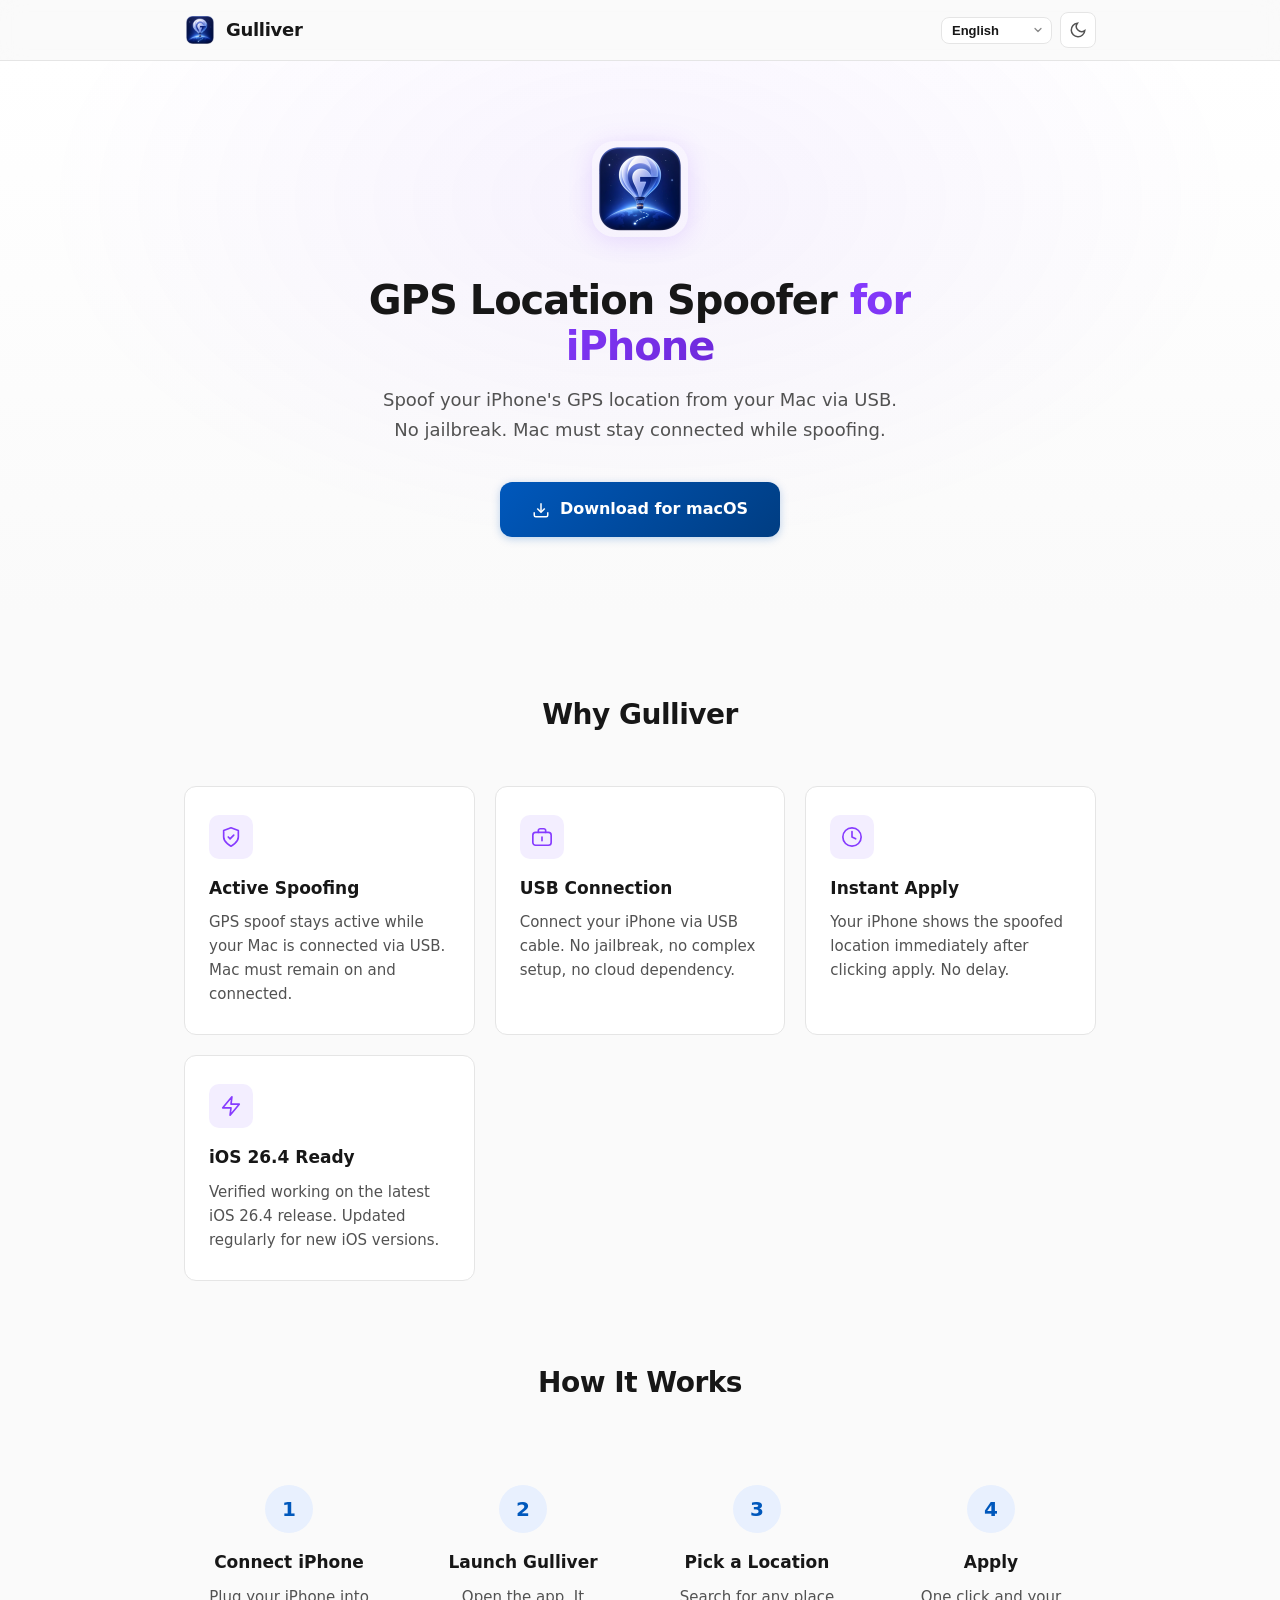
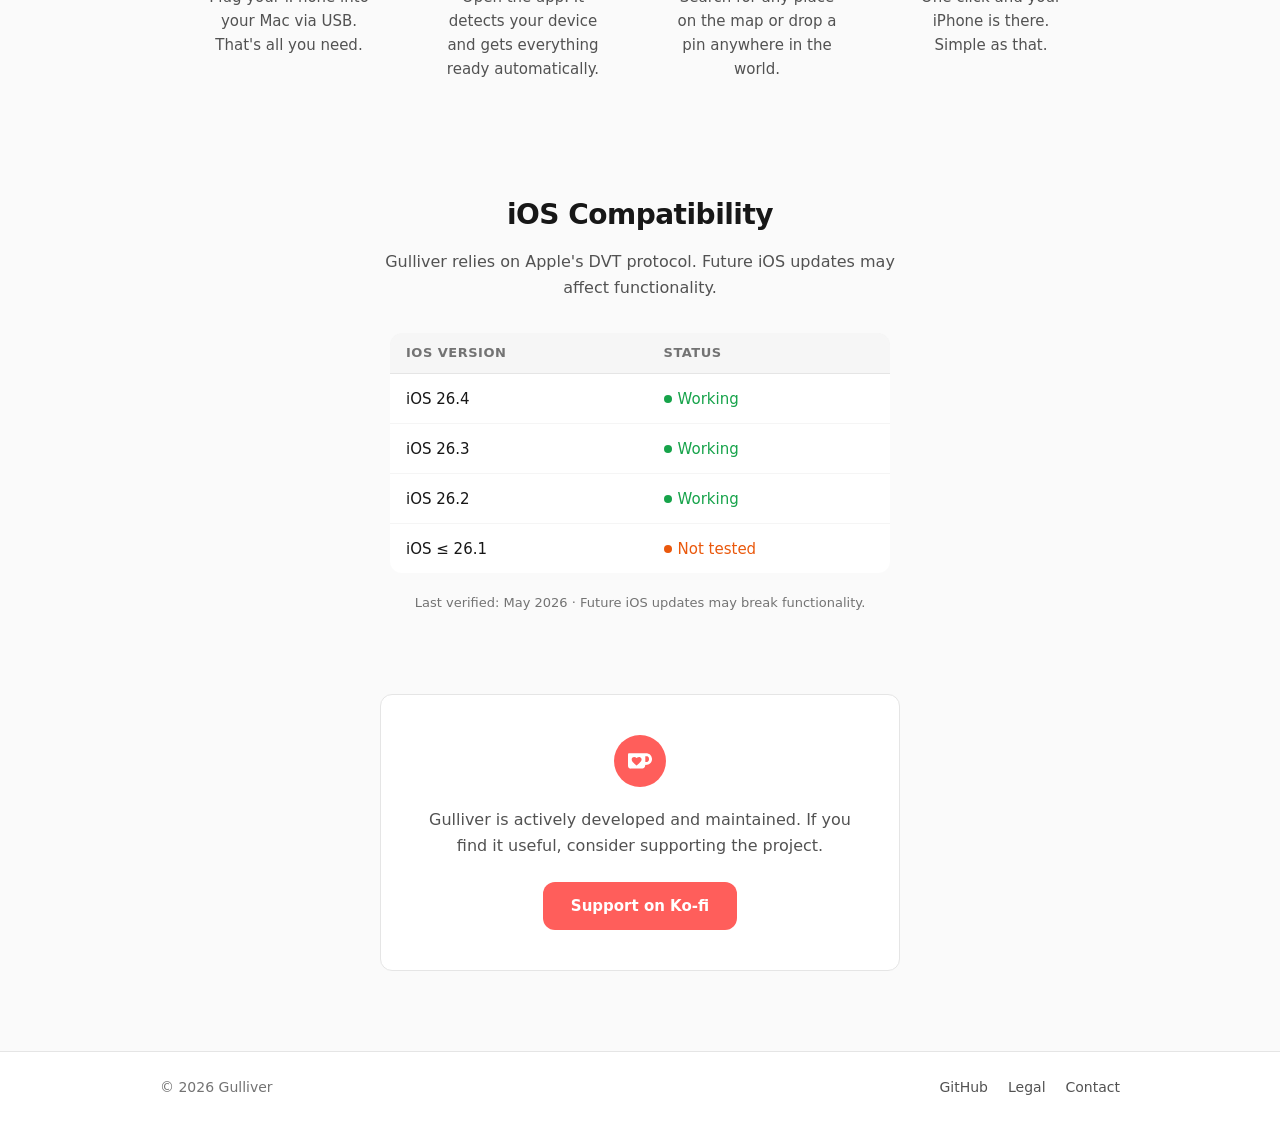
<file: index.html>
<!doctype html>
<html lang="en" dir="ltr">
<head>
  <meta charset="utf-8" />
  <meta name="viewport" content="width=device-width, initial-scale=1" />

  <!-- Primary SEO -->
  <title>Gulliver — GPS Location Spoofer for iPhone | Change iOS GPS from Mac</title>
  <meta name="description" content="Spoof your iPhone GPS location from your Mac via USB. Change GPS coordinates on any iOS device with Developer Mode enabled. No jailbreak required. Works with iOS 26.4. Mac must stay connected while spoofing." />
  <meta name="keywords" content="iPhone GPS spoofer, fake GPS iPhone, spoof iPhone location, change iPhone GPS, iOS location spoofer, GPS location changer, iPhone location faker, macOS GPS tool, no jailbreak GPS spoof, simulate iPhone location" />
  <meta name="author" content="Gulliver" />
  <meta name="robots" content="index, follow" />
  <link rel="canonical" href="https://gulliverapp.top/" />

  <!-- Theme & Mobile -->
  <meta name="theme-color" media="(prefers-color-scheme: light)" content="#FAFAFA" />
  <meta name="theme-color" media="(prefers-color-scheme: dark)" content="#0F0F0F" />
  <meta name="apple-mobile-web-app-capable" content="yes" />
  <meta name="apple-mobile-web-app-status-bar-style" content="default" />
  <meta name="apple-mobile-web-app-title" content="Gulliver" />

  <!-- Icons -->
  <link rel="icon" type="image/png" sizes="32x32" href="img/favicon-32.png" />
  <link rel="icon" type="image/png" sizes="48x48" href="img/favicon-48.png" />
  <link rel="apple-touch-icon" sizes="180x180" href="img/logo.png" />

  <!-- Open Graph / Facebook -->
  <meta property="og:type" content="website" />
  <meta property="og:url" content="https://gulliverapp.top/" />
  <meta property="og:title" content="Gulliver — GPS Location Spoofer for iPhone" />
  <meta property="og:description" content="Spoof your iPhone GPS location from your Mac via USB. No jailbreak required. Works with iOS 26.4. Mac must stay connected while spoofing." />
  <meta property="og:image" content="https://gulliverapp.top/img/logo.png" />
  <meta property="og:image:width" content="512" />
  <meta property="og:image:height" content="512" />
  <meta property="og:site_name" content="Gulliver" />
  <meta property="og:locale" content="en_US" />

  <!-- Twitter Card -->
  <meta name="twitter:card" content="summary" />
  <meta name="twitter:url" content="https://gulliverapp.top/" />
  <meta name="twitter:title" content="Gulliver — GPS Location Spoofer for iPhone" />
  <meta name="twitter:description" content="Spoof your iPhone GPS location from your Mac via USB. No jailbreak. Works with iOS 26.4." />
  <meta name="twitter:image" content="https://gulliverapp.top/img/logo.png" />

  <!-- Hreflang — language variants for search engines -->
  <link rel="alternate" hreflang="en" href="https://gulliverapp.top/?lang=en" />
  <link rel="alternate" hreflang="it" href="https://gulliverapp.top/?lang=it" />
  <link rel="alternate" hreflang="es" href="https://gulliverapp.top/?lang=es" />
  <link rel="alternate" hreflang="fr" href="https://gulliverapp.top/?lang=fr" />
  <link rel="alternate" hreflang="de" href="https://gulliverapp.top/?lang=de" />
  <link rel="alternate" hreflang="pt" href="https://gulliverapp.top/?lang=pt" />
  <link rel="alternate" hreflang="ru" href="https://gulliverapp.top/?lang=ru" />
  <link rel="alternate" hreflang="zh" href="https://gulliverapp.top/?lang=zh" />
  <link rel="alternate" hreflang="ja" href="https://gulliverapp.top/?lang=ja" />
  <link rel="alternate" hreflang="ko" href="https://gulliverapp.top/?lang=ko" />
  <link rel="alternate" hreflang="ar" href="https://gulliverapp.top/?lang=ar" />
  <link rel="alternate" hreflang="hi" href="https://gulliverapp.top/?lang=hi" />
  <link rel="alternate" hreflang="tr" href="https://gulliverapp.top/?lang=tr" />
  <link rel="alternate" hreflang="nl" href="https://gulliverapp.top/?lang=nl" />
  <link rel="alternate" hreflang="pl" href="https://gulliverapp.top/?lang=pl" />
  <link rel="alternate" hreflang="sv" href="https://gulliverapp.top/?lang=sv" />
  <link rel="alternate" hreflang="th" href="https://gulliverapp.top/?lang=th" />
  <link rel="alternate" hreflang="vi" href="https://gulliverapp.top/?lang=vi" />
  <link rel="alternate" hreflang="x-default" href="https://gulliverapp.top/" />

  <link rel="stylesheet" href="styles.css?v=2" />
</head>
<body>

<header>
  <div class="header-inner">
    <a class="brand" href="/">
      <img src="img/logo.png" alt="Gulliver" class="brand-img" width="32" height="32" />
      <span class="brand-name">Gulliver</span>
    </a>
    <div class="header-actions">
      <select class="lang-switch" id="lang-switch" aria-label="Select language">
        <option value="en">English</option>
        <option value="it">Italiano</option>
        <option value="es">Español</option>
        <option value="fr">Français</option>
        <option value="de">Deutsch</option>
        <option value="pt">Português</option>
        <option value="ru">Русский</option>
        <option value="zh">简体中文</option>
        <option value="ja">日本語</option>
        <option value="ko">한국어</option>
        <option value="ar">العربية</option>
        <option value="hi">हिन्दी</option>
        <option value="tr">Türkçe</option>
        <option value="nl">Nederlands</option>
        <option value="pl">Polski</option>
        <option value="sv">Svenska</option>
        <option value="th">ไทย</option>
        <option value="vi">Tiếng Việt</option>
      </select>
      <button class="theme-toggle" id="theme-toggle" aria-label="Toggle dark mode">
        <svg class="icon-dark" viewBox="0 0 24 24" fill="none" stroke="currentColor" stroke-width="2"><path d="M21 12.79A9 9 0 1 1 11.21 3 7 7 0 0 0 21 12.79z"/></svg>
        <svg class="icon-light" viewBox="0 0 24 24" fill="none" stroke="currentColor" stroke-width="2"><circle cx="12" cy="12" r="5"/><line x1="12" y1="1" x2="12" y2="3"/><line x1="12" y1="21" x2="12" y2="23"/><line x1="4.22" y1="4.22" x2="5.64" y2="5.64"/><line x1="18.36" y1="18.36" x2="19.78" y2="19.78"/><line x1="1" y1="12" x2="3" y2="12"/><line x1="21" y1="12" x2="23" y2="12"/><line x1="4.22" y1="19.78" x2="5.64" y2="18.36"/><line x1="18.36" y1="5.64" x2="19.78" y2="4.22"/></svg>
      </button>
    </div>
  </div>
</header>

<main>

  <!-- HERO -->
  <section class="hero">
    <div class="hero-content">
      <img src="img/logo.png" alt="Gulliver" class="hero-logo" width="96" height="96" />
      <h1 data-i18n="hero_title">GPS Location Spoofer <span class="hero-highlight">for iPhone</span></h1>
      <p class="hero-desc" data-i18n="hero_desc">
        Spoof your iPhone's GPS location from your Mac via USB.<br />
        No jailbreak. No cloud. Just works.
      </p>

      <div class="hero-actions">
        <a class="btn-download" href="#" id="hero-download">
          <svg viewBox="0 0 24 24" fill="none" stroke="currentColor" stroke-width="2" width="18" height="18">
            <path d="M21 15v4a2 2 0 0 1-2 2H5a2 2 0 0 1-2-2v-4"/>
            <polyline points="7 10 12 15 17 10"/>
            <line x1="12" y1="15" x2="12" y2="3"/>
          </svg>
          <span class="dl-text">
            <span class="dl-label" data-i18n="download_macos">Download for macOS</span>
            <span class="dl-meta" id="hero-download-meta"></span>
          </span>
        </a>
      </div>
    </div>
  </section>

  <!-- FEATURES -->
  <section class="features">
    <h2 data-i18n="features_title">Why Gulliver</h2>
    <div class="features-grid">

      <article class="feature-card">
        <div class="feature-icon">
          <svg viewBox="0 0 24 24" fill="none" stroke="currentColor" stroke-width="1.8" stroke-linecap="round" stroke-linejoin="round">
            <path d="M12 22s8-4 8-10V5l-8-3-8 3v7c0 6 8 10 8 10z"/>
            <path d="M9 12l2 2 4-4"/>
          </svg>
        </div>
        <h3 data-i18n="feat_1_title">Active Spoofing</h3>
        <p data-i18n="feat_1_desc">GPS spoof stays active while your Mac is connected via USB. Mac must remain on and connected.</p>
      </article>

      <article class="feature-card">
        <div class="feature-icon">
          <svg viewBox="0 0 24 24" fill="none" stroke="currentColor" stroke-width="1.8" stroke-linecap="round" stroke-linejoin="round">
            <rect x="2" y="7" width="20" height="14" rx="3" />
            <path d="M16 7V5a2 2 0 0 0-2-2h-4a2 2 0 0 0-2 2v2"/>
            <path d="M12 12v4"/>
          </svg>
        </div>
        <h3 data-i18n="feat_2_title">USB Connection</h3>
        <p data-i18n="feat_2_desc">Connect your iPhone via USB cable. No jailbreak, no complex setup, no cloud dependency.</p>
      </article>

      <article class="feature-card">
        <div class="feature-icon">
          <svg viewBox="0 0 24 24" fill="none" stroke="currentColor" stroke-width="1.8" stroke-linecap="round" stroke-linejoin="round">
            <circle cx="12" cy="12" r="10"/>
            <path d="M12 6v6l4 2"/>
          </svg>
        </div>
        <h3 data-i18n="feat_3_title">Instant Apply</h3>
        <p data-i18n="feat_3_desc">Your iPhone shows the spoofed location immediately after clicking apply. No delay.</p>
      </article>

      <article class="feature-card">
        <div class="feature-icon">
          <svg viewBox="0 0 24 24" fill="none" stroke="currentColor" stroke-width="1.8" stroke-linecap="round" stroke-linejoin="round">
            <polygon points="13 2 3 14 12 14 11 22 21 10 12 10 13 2"/>
          </svg>
        </div>
        <h3 data-i18n="feat_4_title">iOS 26.4 Ready</h3>
        <p data-i18n="feat_4_desc">Verified working on the latest iOS 26.4 release. Updated regularly for new iOS versions.</p>
      </article>

    </div>
  </section>

  <!-- HOW IT WORKS -->
  <section class="how">
    <h2 data-i18n="how_title">How It Works</h2>
    <div class="steps">

      <div class="step">
        <div class="step-num">1</div>
        <h3 data-i18n="step_1_title">Connect iPhone</h3>
        <p data-i18n="step_1_desc">Plug your iPhone into your Mac via USB. Enable Developer Mode on the device.</p>
      </div>

      <div class="step">
        <div class="step-num">2</div>
        <h3 data-i18n="step_2_title">Authorize Tunnel</h3>
        <p data-i18n="step_2_desc">Gulliver uses Apple's CoreDevice tunnel to establish a secure developer connection.</p>
      </div>

      <div class="step">
        <div class="step-num">3</div>
        <h3 data-i18n="step_3_title">Pick a Location</h3>
        <p data-i18n="step_3_desc">Search for any place on the map or enter coordinates. Pinpoint where you want to be.</p>
      </div>

      <div class="step">
        <div class="step-num">4</div>
        <h3 data-i18n="step_4_title">Apply &amp; Stay Connected</h3>
        <p data-i18n="step_4_desc">Click apply. The spoof stays active as long as your Mac remains connected via USB.</p>
      </div>

    </div>
  </section>

  <!-- COMPATIBILITY -->
  <section class="compatibility">
    <h2 data-i18n="compat_title">iOS Compatibility</h2>
    <p class="compat-sub" data-i18n="compat_sub">Gulliver relies on Apple's DVT protocol. Future iOS updates may affect functionality.</p>

    <table class="compat-table">
      <thead>
        <tr><th data-i18n="compat_ver">iOS Version</th><th data-i18n="compat_status">Status</th></tr>
      </thead>
      <tbody>
        <tr><td>iOS 26.4</td><td><span class="status-ok" data-i18n="working">Working</span></td></tr>
        <tr><td>iOS 26.3</td><td><span class="status-ok" data-i18n="working">Working</span></td></tr>
        <tr><td>iOS 26.2</td><td><span class="status-ok" data-i18n="working">Working</span></td></tr>
        <tr><td>iOS &le; 26.1</td><td><span class="status-unknown" data-i18n="not_tested">Not tested</span></td></tr>
      </tbody>
    </table>

    <p class="compat-note" data-i18n="compat_note">Last verified: May 2026 &middot; Future iOS updates may break functionality.</p>
  </section>

  <!-- KO-FI -->
  <section class="kofi">
    <div class="kofi-card">
      <div class="kofi-icon">
        <svg viewBox="0 0 24 24" fill="currentColor" width="24" height="24">
          <path d="M23.881 8.948c-.773-4.085-4.859-4.593-4.859-4.593H.723c-.604 0-.679.798-.679.798s-.082 7.324-.022 11.822c.164 2.424 2.586 2.672 2.586 2.672s8.267-.023 11.966-.049c2.438-.426 2.683-2.566 2.658-3.734 4.352.24 7.422-2.831 6.649-6.916zm-11.062 3.511c-1.246 1.453-4.011 3.976-4.011 3.976s-.121.119-.31.023c-.076-.057-.108-.09-.108-.09-.443-.441-3.368-3.049-4.034-3.954-.709-.965-1.041-2.7-.091-3.71.951-1.01 3.005-1.086 4.363.407 0 0 1.565-1.782 3.468-.963 1.904.82 1.832 3.011.723 4.311zm6.173.478c-.928.116-1.682.028-1.682.028V7.284h1.77s1.971.551 1.971 2.638c0 1.913-.985 2.667-2.059 3.015z"/>
        </svg>
      </div>
      <p data-i18n="kofi_desc">Gulliver is actively developed and maintained. If you find it useful, consider supporting the project.</p>
      <a class="kofi-btn" href="https://ko-fi.com/yodddd" target="_blank" rel="noopener" data-i18n="kofi_btn">Support on Ko-fi</a>
    </div>
  </section>

</main>

<footer>
  <div class="footer-inner">
    <span>&copy; <span id="year"></span> Gulliver</span>
    <nav>
      <a href="https://github.com/Yoddikko/GulliverWeb" target="_blank" rel="noopener" data-i18n="footer_github">GitHub</a>
      <a href="legali.html" data-i18n="footer_legal">Legal</a>
      <a href="mailto:info@gulliverapp.top" data-i18n="footer_contact">Contact</a>
    </nav>
  </div>
</footer>

<script src="releases.js"></script>
<script>
document.getElementById('year').textContent = new Date().getFullYear();

/* i18n */
const I18N = {
  en: {
    hero_title: 'GPS Location Spoofer <span class="hero-highlight">for iPhone</span>',
    hero_desc: 'Spoof your iPhone\'s GPS location from your Mac via USB.<br />No jailbreak. Mac must stay connected while spoofing.',
    download_macos: 'Download for macOS',
    features_title: 'Why Gulliver',
    feat_1_title: 'Active Spoofing',
    feat_1_desc: 'GPS spoof stays active while your Mac is connected via USB. Mac must remain on and connected.',
    feat_2_title: 'USB Connection',
    feat_2_desc: 'Connect your iPhone via USB cable. No jailbreak, no complex setup, no cloud dependency.',
    feat_3_title: 'Instant Apply',
    feat_3_desc: 'Your iPhone shows the spoofed location immediately after clicking apply. No delay.',
    feat_4_title: 'iOS 26.4 Ready',
    feat_4_desc: 'Verified working on the latest iOS 26.4 release. Updated regularly for new iOS versions.',
    how_title: 'How It Works',
    step_1_title: 'Connect iPhone',
    step_1_desc: 'Plug your iPhone into your Mac via USB. That\'s all you need.',
    step_2_title: 'Launch Gulliver',
    step_2_desc: 'Open the app. It detects your device and gets everything ready automatically.',
    step_3_title: 'Pick a Location',
    step_3_desc: 'Search for any place on the map or drop a pin anywhere in the world.',
    step_4_title: 'Apply',
    step_4_desc: 'One click and your iPhone is there. Simple as that.',
    compat_title: 'iOS Compatibility',
    compat_sub: 'Gulliver relies on Apple\'s DVT protocol. Future iOS updates may affect functionality.',
    compat_ver: 'iOS Version',
    compat_status: 'Status',
    working: 'Working',
    not_tested: 'Not tested',
    compat_note: 'Last verified: May 2026 · Future iOS updates may break functionality.',
    kofi_desc: 'Gulliver is actively developed and maintained. If you find it useful, consider supporting the project.',
    kofi_btn: 'Support on Ko-fi',
    footer_github: 'GitHub',
    footer_legal: 'Legal',
    footer_contact: 'Contact'
  },
  it: {
    hero_title: 'GPS Location Spoofer <span class="hero-highlight">per iPhone</span>',
    hero_desc: 'Simula la posizione GPS del tuo iPhone dal Mac via USB.<br />Nessun jailbreak. Il Mac deve restare connesso durante lo spoofing.',
    download_macos: 'Scarica per macOS',
    features_title: 'Perché Gulliver',
    feat_1_title: 'Spoofing Attivo',
    feat_1_desc: 'Lo spoof resta attivo finché il Mac è connesso via USB. Il Mac deve rimanere acceso e collegato.',
    feat_2_title: 'Connessione USB',
    feat_2_desc: 'Collega il tuo iPhone via cavo USB. Nessun jailbreak, nessuna configurazione complessa.',
    feat_3_title: 'Applicazione Istantanea',
    feat_3_desc: 'Il tuo iPhone mostra la posizione falsa immediatamente dopo aver cliccato applica.',
    feat_4_title: 'Compatibile iOS 26.4',
    feat_4_desc: 'Verificato e funzionante su iOS 26.4. Aggiornato regolarmente per le nuove versioni.',
    how_title: 'Come Funziona',
    step_1_title: 'Collega iPhone',
    step_1_desc: 'Collega il tuo iPhone al Mac via USB. Tutto qui.',
    step_2_title: 'Avvia Gulliver',
    step_2_desc: 'Apri l\'app. Rileva il dispositivo e prepara tutto automaticamente.',
    step_3_title: 'Scegli Posizione',
    step_3_desc: 'Cerca un posto sulla mappa o clicca in qualsiasi punto del mondo.',
    step_4_title: 'Applica',
    step_4_desc: 'Un clic e il tuo iPhone è lì. Semplice.',
    compat_title: 'Compatibilità iOS',
    compat_sub: 'Gulliver si basa sul protocollo DVT di Apple. Futuri aggiornamenti iOS potrebbero influire sul funzionamento.',
    compat_ver: 'Versione iOS',
    compat_status: 'Stato',
    working: 'Funzionante',
    not_tested: 'Non testato',
    compat_note: 'Ultima verifica: Maggio 2026 · Futuri aggiornamenti iOS potrebbero rompere la funzionalità.',
    kofi_desc: 'Gulliver è sviluppato e mantenuto attivamente. Se lo trovi utile, considera di supportare il progetto.',
    kofi_btn: 'Supporta su Ko-fi',
    footer_github: 'GitHub',
    footer_legal: 'Legale',
    footer_contact: 'Contattaci'
  },
  es: {
    hero_title: 'Simulador de GPS <span class="hero-highlight">para iPhone</span>',
    hero_desc: 'Suplanta la ubicación GPS de tu iPhone desde tu Mac vía USB.<br />Sin jailbreak. Sin nube. Simplemente funciona.',
    download_macos: 'Descargar para macOS',
    features_title: 'Por qué Gulliver',
    feat_1_title: 'Suplantación Activa',
    feat_1_desc: 'La suplantación GPS se mantiene activa mientras tu Mac esté conectado por USB. El Mac debe permanecer encendido y conectado.',
    feat_2_title: 'Conexión USB',
    feat_2_desc: 'Conecta tu iPhone mediante cable USB. Sin jailbreak, sin configuración compleja, sin dependencia en la nube.',
    feat_3_title: 'Aplicación Instantánea',
    feat_3_desc: 'Tu iPhone muestra la ubicación falsa inmediatamente después de hacer clic en Aplicar. Sin demora.',
    feat_4_title: 'Compatible con iOS 26.4',
    feat_4_desc: 'Verificado y funcionando en la última versión iOS 26.4. Actualizado periódicamente para nuevas versiones de iOS.',
    how_title: 'Cómo Funciona',
    step_1_title: 'Conectar iPhone',
    step_1_desc: 'Conecta tu iPhone al Mac vía USB. Eso es todo lo que necesitas.',
    step_2_title: 'Iniciar Gulliver',
    step_2_desc: 'Abre la aplicación. Detecta tu dispositivo y prepara todo automáticamente.',
    step_3_title: 'Elige una Ubicación',
    step_3_desc: 'Busca cualquier lugar en el mapa o coloca un pin en cualquier parte del mundo.',
    step_4_title: 'Aplicar',
    step_4_desc: 'Un clic y tu iPhone está allí. Así de simple.',
    compat_title: 'Compatibilidad con iOS',
    compat_sub: 'Gulliver utiliza el protocolo DVT de Apple. Las futuras actualizaciones de iOS podrían afectar la funcionalidad.',
    compat_ver: 'Versión de iOS',
    compat_status: 'Estado',
    working: 'Funcionando',
    not_tested: 'No probado',
    compat_note: 'Última verificación: Mayo 2026 · Futuras actualizaciones de iOS podrían romper la funcionalidad.',
    kofi_desc: 'Gulliver se desarrolla y mantiene activamente. Si te resulta útil, considera apoyar el proyecto.',
    kofi_btn: 'Apoyar en Ko-fi',
    footer_github: 'GitHub',
    footer_legal: 'Aviso Legal',
    footer_contact: 'Contacto'
  },
  fr: {
    hero_title: 'Simulateur de GPS <span class="hero-highlight">pour iPhone</span>',
    hero_desc: 'Simulez la position GPS de votre iPhone depuis votre Mac via USB.<br />Sans jailbreak. Sans cloud. Ça marche.',
    download_macos: 'Télécharger pour macOS',
    features_title: 'Pourquoi Gulliver',
    feat_1_title: 'Spoofing Actif',
    feat_1_desc: 'La simulation GPS reste active tant que votre Mac est connecté via USB. Le Mac doit rester allumé et connecté.',
    feat_2_title: 'Connexion USB',
    feat_2_desc: 'Connectez votre iPhone via câble USB. Sans jailbreak, sans configuration complexe, sans dépendance au cloud.',
    feat_3_title: 'Application Instantanée',
    feat_3_desc: 'Votre iPhone affiche la position simulée immédiatement après avoir cliqué sur Appliquer. Aucun délai.',
    feat_4_title: 'Prêt pour iOS 26.4',
    feat_4_desc: 'Vérifié et fonctionnel sur la dernière version iOS 26.4. Mis à jour régulièrement pour les nouvelles versions iOS.',
    how_title: 'Comment ça Marche',
    step_1_title: 'Connecter l’iPhone',
    step_1_desc: 'Branchez votre iPhone à votre Mac via USB. C’est tout ce qu’il faut.',
    step_2_title: 'Lancer Gulliver',
    step_2_desc: 'Ouvrez l’application. Elle détecte votre appareil et prépare tout automatiquement.',
    step_3_title: 'Choisir un Lieu',
    step_3_desc: 'Cherchez n’importe quel endroit sur la carte ou placez une épingle où vous voulez.',
    step_4_title: 'Appliquer',
    step_4_desc: 'Un clic et votre iPhone y est. Aussi simple que ça.',
    compat_title: 'Compatibilité iOS',
    compat_sub: 'Gulliver repose sur le protocole DVT d’Apple. Les futures mises à jour iOS pourraient affecter le fonctionnement.',
    compat_ver: 'Version iOS',
    compat_status: 'Statut',
    working: 'Fonctionne',
    not_tested: 'Non testé',
    compat_note: 'Dernière vérification : Mai 2026 · Les futures mises à jour iOS pourraient casser la fonctionnalité.',
    kofi_desc: 'Gulliver est activement développé et maintenu. Si vous le trouvez utile, envisagez de soutenir le projet.',
    kofi_btn: 'Soutenir sur Ko-fi',
    footer_github: 'GitHub',
    footer_legal: 'Mentions Légales',
    footer_contact: 'Contact'
  },
  de: {
    hero_title: 'GPS-Standort-Spoofer <span class="hero-highlight">für iPhone</span>',
    hero_desc: 'Spiele den GPS-Standort deines iPhones von deinem Mac via USB vor.<br />Kein Jailbreak. Keine Cloud. Einfach funktioniert’s.',
    download_macos: 'Für macOS herunterladen',
    features_title: 'Warum Gulliver',
    feat_1_title: 'Aktives Spoofing',
    feat_1_desc: 'Der GPS-Spoof bleibt aktiv, solange dein Mac per USB verbunden ist. Der Mac muss eingeschaltet und verbunden bleiben.',
    feat_2_title: 'USB-Verbindung',
    feat_2_desc: 'Verbinde dein iPhone via USB-Kabel. Kein Jailbreak, keine komplexe Einrichtung, keine Cloud-Abhängigkeit.',
    feat_3_title: 'Sofort Anwenden',
    feat_3_desc: 'Dein iPhone zeigt den vorgetäuschten Standort sofort nach dem Klicken auf Anwenden. Keine Verzögerung.',
    feat_4_title: 'Bereit für iOS 26.4',
    feat_4_desc: 'Bestätigt funktionierend mit dem neuesten iOS 26.4. Regelmäßig aktualisiert für neue iOS-Versionen.',
    how_title: 'Wie es Funktioniert',
    step_1_title: 'iPhone Verbinden',
    step_1_desc: 'Schließe dein iPhone via USB an deinen Mac an. Das ist alles, was du brauchst.',
    step_2_title: 'Gulliver Starten',
    step_2_desc: 'Öffne die App. Sie erkennt dein Gerät und bereitet alles automatisch vor.',
    step_3_title: 'Standort Wählen',
    step_3_desc: 'Suche nach einem Ort auf der Karte oder setze eine Markierung irgendwo auf der Welt.',
    step_4_title: 'Anwenden',
    step_4_desc: 'Ein Klick und dein iPhone ist dort. So einfach ist das.',
    compat_title: 'iOS-Kompatibilität',
    compat_sub: 'Gulliver basiert auf Apples DVT-Protokoll. Zukünftige iOS-Updates könnten die Funktionalität beeinträchtigen.',
    compat_ver: 'iOS-Version',
    compat_status: 'Status',
    working: 'Funktioniert',
    not_tested: 'Nicht getestet',
    compat_note: 'Zuletzt geprüft: Mai 2026 · Zukünftige iOS-Updates könnten die Funktionalität beeinträchtigen.',
    kofi_desc: 'Gulliver wird aktiv entwickelt und gewartet. Wenn du es nützlich findest, unterstütze das Projekt.',
    kofi_btn: 'Auf Ko-fi unterstützen',
    footer_github: 'GitHub',
    footer_legal: 'Impressum',
    footer_contact: 'Kontakt'
  },
  pt: {
    hero_title: 'Falsificador de GPS <span class="hero-highlight">para iPhone</span>',
    hero_desc: 'Falsifique a localização GPS do seu iPhone pelo Mac via USB.<br />Sem jailbreak. Sem nuvem. Simplesmente funciona.',
    download_macos: 'Baixar para macOS',
    features_title: 'Por que Gulliver',
    feat_1_title: 'Falsificação Ativa',
    feat_1_desc: 'A falsificação GPS permanece ativa enquanto o Mac estiver conectado via USB. O Mac deve permanecer ligado e conectado.',
    feat_2_title: 'Conexão USB',
    feat_2_desc: 'Conecte seu iPhone via cabo USB. Sem jailbreak, sem configuração complexa, sem dependência de nuvem.',
    feat_3_title: 'Aplicação Instantânea',
    feat_3_desc: 'Seu iPhone mostra a localização falsa imediatamente após clicar em aplicar. Sem demora.',
    feat_4_title: 'Pronto para iOS 26.4',
    feat_4_desc: 'Verificado e funcionando na versão mais recente iOS 26.4. Atualizado regularmente para novas versões do iOS.',
    how_title: 'Como Funciona',
    step_1_title: 'Conectar iPhone',
    step_1_desc: 'Conecte seu iPhone ao Mac via USB. Só isso que você precisa.',
    step_2_title: 'Iniciar Gulliver',
    step_2_desc: 'Abra o aplicativo. Ele detecta seu dispositivo e prepara tudo automaticamente.',
    step_3_title: 'Escolher Local',
    step_3_desc: 'Procure qualquer lugar no mapa ou solte um pino em qualquer lugar do mundo.',
    step_4_title: 'Aplicar',
    step_4_desc: 'Um clique e seu iPhone está lá. Simples assim.',
    compat_title: 'Compatibilidade iOS',
    compat_sub: 'Gulliver usa o protocolo DVT da Apple. Futuras atualizações do iOS podem afetar a funcionalidade.',
    compat_ver: 'Versão iOS',
    compat_status: 'Estado',
    working: 'Funcionando',
    not_tested: 'Não testado',
    compat_note: 'Última verificação: Maio de 2026 · Futuras atualizações do iOS podem quebrar a funcionalidade.',
    kofi_desc: 'O Gulliver é ativamente desenvolvido e mantido. Se você acha útil, considere apoiar o projeto.',
    kofi_btn: 'Apoiar no Ko-fi',
    footer_github: 'GitHub',
    footer_legal: 'Legal',
    footer_contact: 'Contato'
  },
  ru: {
    hero_title: 'GPS Location Spoofer <span class="hero-highlight">для iPhone</span>',
    hero_desc: 'Подмените GPS-координаты вашего iPhone с Mac через USB.<br />Без джейлбрейка. Без облака. Просто работает.',
    download_macos: 'Скачать для macOS',
    features_title: 'Почему Gulliver',
    feat_1_title: 'Активная подмена',
    feat_1_desc: 'Подмена GPS остается активной, пока Mac подключен через USB. Mac должен оставаться включенным и подключенным.',
    feat_2_title: 'Подключение по USB',
    feat_2_desc: 'Подключите iPhone через USB-кабель. Без джейлбрейка, без сложной настройки, без облачной зависимости.',
    feat_3_title: 'Мгновенное Применение',
    feat_3_desc: 'iPhone показывает подменённую локацию сразу после нажатия кнопки. Без задержки.',
    feat_4_title: 'Готово для iOS 26.4',
    feat_4_desc: 'Проверено и работает на последней версии iOS 26.4. Регулярно обновляется для новых версий iOS.',
    how_title: 'Как Это Работает',
    step_1_title: 'Подключить iPhone',
    step_1_desc: 'Подключите iPhone к Mac через USB. Это всё, что нужно.',
    step_2_title: 'Запустить Gulliver',
    step_2_desc: 'Откройте приложение. Оно обнаружит устройство и всё подготовит автоматически.',
    step_3_title: 'Выбрать Место',
    step_3_desc: 'Найдите любое место на карте или поставьте метку в любой точке мира.',
    step_4_title: 'Применить',
    step_4_desc: 'Один клик — и ваш iPhone там. Проще некуда.',
    compat_title: 'Совместимость с iOS',
    compat_sub: 'Gulliver использует протокол DVT от Apple. Будущие обновления iOS могут повлиять на функциональность.',
    compat_ver: 'Версия iOS',
    compat_status: 'Статус',
    working: 'Работает',
    not_tested: 'Не проверено',
    compat_note: 'Последняя проверка: Май 2026 · Будущие обновления iOS могут нарушить работу.',
    kofi_desc: 'Gulliver активно разрабатывается и поддерживается. Если вы находите его полезным, поддержите проект.',
    kofi_btn: 'Поддержать на Ko-fi',
    footer_github: 'GitHub',
    footer_legal: 'Правовая информация',
    footer_contact: 'Контакты'
  },
  zh: {
    hero_title: 'GPS 位置模拟器 <span class="hero-highlight">适用于 iPhone</span>',
    hero_desc: '通过 USB 从 Mac 模拟您 iPhone 的 GPS 位置。<br />无需越狱。无需云服务。简单有效。',
    download_macos: '下载 macOS 版本',
    features_title: '为什么选择 Gulliver',
    feat_1_title: '主动模拟',
    feat_1_desc: 'GPS 模拟在 Mac 通过 USB 连接时保持活跃。Mac 必须保持开机和连接。',
    feat_2_title: 'USB 连接',
    feat_2_desc: '通过 USB 线连接您的 iPhone。无需越狱，无需复杂设置，无需依赖云服务。',
    feat_3_title: '即时应用',
    feat_3_desc: '点击应用后，您的 iPhone 立即显示模拟位置。无需等待。',
    feat_4_title: '兼容 iOS 26.4',
    feat_4_desc: '经检验可在最新的 iOS 26.4 上正常运行。为新版 iOS 定期更新。',
    how_title: '工作原理',
    step_1_title: '连接 iPhone',
    step_1_desc: '通过 USB 将 iPhone 连接到 Mac。仅此而已。',
    step_2_title: '启动 Gulliver',
    step_2_desc: '打开应用。它会自动检测您的设备并做好一切准备。',
    step_3_title: '选择位置',
    step_3_desc: '在地图上搜索任何地点，或在世界任何地方放置标记。',
    step_4_title: '应用',
    step_4_desc: '一键操作，您的 iPhone 即刻定位到那里。就这么简单。',
    compat_title: 'iOS 兼容性',
    compat_sub: 'Gulliver 基于 Apple 的 DVT 协议。未来的 iOS 更新可能会影响功能。',
    compat_ver: 'iOS 版本',
    compat_status: '状态',
    working: '正常工作',
    not_tested: '未经测试',
    compat_note: '最后验证：2026 年 5 月 · 未来的 iOS 更新可能会导致功能失效。',
    kofi_desc: 'Gulliver 正在积极开发和维护。如果您觉得它很有用，请考虑支持该项目。',
    kofi_btn: '在 Ko-fi 上支持',
    footer_github: 'GitHub',
    footer_legal: '法律声明',
    footer_contact: '联系我们'
  },
  ja: {
    hero_title: 'GPS 位置情報スプーファー <span class="hero-highlight">iPhone 対応</span>',
    hero_desc: 'Mac から USB 経由で iPhone の GPS 位置を偽装します。<br />脱獄不要。クラウド不要。ただ動作します。',
    download_macos: 'macOS 版をダウンロード',
    features_title: 'Gulliver を選ぶ理由',
    feat_1_title: 'アクティブスプーフィング',
    feat_1_desc: 'GPS 偽装は Mac が USB で接続されている間アクティブです。Mac は起動したまま接続を維持する必要があります。',
    feat_2_title: 'USB 接続',
    feat_2_desc: 'USB ケーブルで iPhone を接続。脱獄不要、複雑な設定不要、クラウド依存なし。',
    feat_3_title: '即時適用',
    feat_3_desc: '適用をクリックすると、iPhone は即座に偽装位置を表示します。遅延なし。',
    feat_4_title: 'iOS 26.4 対応',
    feat_4_desc: '最新の iOS 26.4 での動作を確認済み。新しい iOS バージョンに定期的に対応。',
    how_title: '仕組み',
    step_1_title: 'iPhone を接続',
    step_1_desc: 'USB 経由で iPhone を Mac に接続します。これだけです。',
    step_2_title: 'Gulliver を起動',
    step_2_desc: 'アプリを開きます。デバイスを検出し、すべてを自動的に準備します。',
    step_3_title: '場所を選択',
    step_3_desc: '地図上で任意の場所を検索するか、世界中のどこにでもピンをドロップします。',
    step_4_title: '適用',
    step_4_desc: 'ワンクリックで iPhone がその場所に。本当に簡単です。',
    compat_title: 'iOS 互換性',
    compat_sub: 'Gulliver は Apple の DVT プロトコルに依存しています。将来の iOS アップデートが機能に影響を与える可能性があります。',
    compat_ver: 'iOS バージョン',
    compat_status: 'ステータス',
    working: '動作確認済み',
    not_tested: '未テスト',
    compat_note: '最終確認: 2026年5月 · 将来の iOS アップデートで機能しなくなる可能性があります。',
    kofi_desc: 'Gulliver は積極的に開発・維持されています。役立つと感じたら、プロジェクトへのサポートをご検討ください。',
    kofi_btn: 'Ko-fi でサポート',
    footer_github: 'GitHub',
    footer_legal: '法的情報',
    footer_contact: 'お問い合わせ'
  },
  ko: {
    hero_title: 'GPS 위치 스푸퍼 <span class="hero-highlight">iPhone용</span>',
    hero_desc: 'Mac에서 USB를 통해 iPhone의 GPS 위치를 스푸핑합니다.<br />탈옥 불필요. 클라우드 불필요. 그냥 작동합니다.',
    download_macos: 'macOS용 다운로드',
    features_title: 'Gulliver를 선택해야 하는 이유',
    feat_1_title: '능동적 스푸핑',
    feat_1_desc: 'GPS 스푸핑은 Mac이 USB로 연결된 동안 활성 상태를 유지합니다. Mac이 켜져 있고 연결된 상태여야 합니다.',
    feat_2_title: 'USB 연결',
    feat_2_desc: 'USB 케이블로 iPhone을 연결하세요. 탈옥 불필요, 복잡한 설정 불필요, 클라우드 의존성 없습니다.',
    feat_3_title: '즉시 적용',
    feat_3_desc: '적용 버튼을 클릭하면 iPhone이 즉시 스푸핑된 위치를 표시합니다. 지연 없습니다.',
    feat_4_title: 'iOS 26.4 지원',
    feat_4_desc: '최신 iOS 26.4에서 작동 확인 완료. 새로운 iOS 버전에 맞추어 정기적으로 업데이트됩니다.',
    how_title: '작동 방식',
    step_1_title: 'iPhone 연결',
    step_1_desc: 'USB로 iPhone을 Mac에 연결하세요. 그게 전부입니다.',
    step_2_title: 'Gulliver 실행',
    step_2_desc: '앱을 엽니다. 기기를 감지하고 모든 것을 자동으로 준비합니다.',
    step_3_title: '위치 선택',
    step_3_desc: '지도에서 원하는 장소를 검색하거나 세계 어디든 핀을 놓으세요.',
    step_4_title: '적용',
    step_4_desc: '한 번 클릭하면 iPhone이 그곳에 위치합니다. 정말 간단합니다.',
    compat_title: 'iOS 호환성',
    compat_sub: 'Gulliver는 Apple의 DVT 프로토콜을 사용합니다. 향후 iOS 업데이트는 기능에 영향을 줄 수 있습니다.',
    compat_ver: 'iOS 버전',
    compat_status: '상태',
    working: '작동 중',
    not_tested: '테스트되지 않음',
    compat_note: '최종 확인: 2026년 5월 · 향후 iOS 업데이트로 기능이 작동하지 않을 수 있습니다.',
    kofi_desc: 'Gulliver는 활발히 개발 및 유지관리되고 있습니다. 유용하게 사용하셨다면 프로젝트 지원을 고려해주세요.',
    kofi_btn: 'Ko-fi에서 후원하기',
    footer_github: 'GitHub',
    footer_legal: '법적 고지',
    footer_contact: '문의하기'
  },
  ar: {
    hero_title: 'مزيف موقع GPS <span class="hero-highlight">لـ iPhone</span>',
    hero_desc: 'قم بتزوير موقع GPS لجهاز iPhone الخاص بك من Mac عبر USB.<br />بدون كسر حماية. بدون سحابة. يعمل فحسب.',
    download_macos: 'تنزيل لإصدار macOS',
    features_title: 'لماذا Gulliver',
    feat_1_title: 'تزوير نشط',
    feat_1_desc: 'يظل تزوير GPS نشطًا طالما كان Mac متصلاً عبر USB. يجب أن يظل Mac قيد التشغيل ومتصلاً.',
    feat_2_title: 'اتصال USB',
    feat_2_desc: 'قم بتوصيل iPhone عبر كابل USB. بدون كسر حماية، بدون إعداد معقد، بدون اعتماد على سحابة.',
    feat_3_title: 'تطبيق فوري',
    feat_3_desc: 'يظهر iPhone الموقع المزور فور النقر على تطبيق. بدون تأخير.',
    feat_4_title: 'متوافق مع iOS 26.4',
    feat_4_desc: 'تم التحقق من العمل على أحدث إصدار iOS 26.4. يتم التحديث بانتظام للإصدارات الجديدة.',
    how_title: 'كيف يعمل',
    step_1_title: 'توصيل iPhone',
    step_1_desc: 'قم بتوصيل iPhone بجهاز Mac عبر USB. هذا كل ما تحتاجه.',
    step_2_title: 'تشغيل Gulliver',
    step_2_desc: 'افتح التطبيق. سيكتشف جهازك ويجهز كل شيء تلقائياً.',
    step_3_title: 'اختيار موقع',
    step_3_desc: 'ابحث عن أي مكان على الخريطة أو ضع دبوساً في أي مكان في العالم.',
    step_4_title: 'تطبيق',
    step_4_desc: 'نقرة واحدة وسيكون iPhone هناك. بهذه البساطة.',
    compat_title: 'التوافق مع iOS',
    compat_sub: 'يعتمد Gulliver على بروتوكول DVT من Apple. قد تؤثر تحديثات iOS المستقبلية على الوظائف.',
    compat_ver: 'إصدار iOS',
    compat_status: 'الحالة',
    working: 'يعمل',
    not_tested: 'لم يتم الاختبار',
    compat_note: 'آخر تحقق: مايو 2026 · قد تؤدي تحديثات iOS المستقبلية إلى تعطل الوظيفة.',
    kofi_desc: 'يتم تطوير وصيانة Gulliver بنشاط. إذا وجدته مفيداً، فكر في دعم المشروع.',
    kofi_btn: 'دعم على Ko-fi',
    footer_github: 'GitHub',
    footer_legal: 'قانوني',
    footer_contact: 'اتصل بنا'
  },
  hi: {
    hero_title: 'GPS लॉकेशन स्पूफर <span class="hero-highlight">iPhone के लिए</span>',
    hero_desc: 'USB के माध्यम से Mac से अपने iPhone का GPS स्थान स्पूफ करें।<br />कोई जेलब्रेक नहीं। कोई क्लाउड नहीं। बस काम करता है।',
    download_macos: 'macOS के लिए डाउनलोड करें',
    features_title: 'Gulliver क्यों',
    feat_1_title: 'सक्रिय स्पूफिंग',
    feat_1_desc: 'GPS स्पूफ तब तक सक्रिय रहता है जब तक आपका Mac USB से जुड़ा है। Mac को चालू और कनेक्टेड रहना चाहिए।',
    feat_2_title: 'USB कनेक्शन',
    feat_2_desc: 'USB केबल के माध्यम से अपना iPhone कनेक्ट करें। कोई जेलब्रेक नहीं, कोई जटिल सेटअप नहीं, कोई क्लाउड निर्भरता नहीं।',
    feat_3_title: 'तात्काल लागू करें',
    feat_3_desc: 'लागू करने पर आपका iPhone तुरंत स्पूफ की गई लॉकेशन दिखाता है। कोई देरी नहीं।',
    feat_4_title: 'iOS 26.4 के लिए तैयार',
    feat_4_desc: 'नवीनतम iOS 26.4 पर काम करने की पुष्टि। नए iOS वर्जन के लिए नियमित रूप से अपडेट किया जाता है।',
    how_title: 'यह कैसे काम करता है',
    step_1_title: 'iPhone कनेक्ट करें',
    step_1_desc: 'USB के माध्यम से अपने iPhone को Mac से कनेक्ट करें। बस इतना ही चाहिए।',
    step_2_title: 'Gulliver लॉन्च करें',
    step_2_desc: 'ऐप खोलें। यह आपके डिवाइस का पता लगाता है और सब कुछ अपने आप तैयार करता है।',
    step_3_title: 'लॉकेशन चुनें',
    step_3_desc: 'मानचित्र पर किसी भी स्थान को खोजें या दुनिया में कहीं भी पिन ड्रॉप करें।',
    step_4_title: 'लागू करें',
    step_4_desc: 'एक क्लिक और आपका iPhone वहाँ है। इतना सरल।',
    compat_title: 'iOS संगतता',
    compat_sub: 'Gulliver Apple के DVT प्रोटोकॉल पर निर्भर करता है। भविष्य के iOS अपडेट कार्यक्षमता को प्रभावित कर सकते हैं।',
    compat_ver: 'iOS वर्जन',
    compat_status: 'स्थिति',
    working: 'काम कर रहा है',
    not_tested: 'परीक्षण नहीं किया गया',
    compat_note: 'अंतिम सत्यापन: मई 2026 · भविष्य के iOS अपडेट कार्यक्षमता को तोड़ सकते हैं।',
    kofi_desc: 'Gulliver सक्रिय रूप से विकसित और अनुरक्षित किया जाता है। यदि आप इसे उपयोगी पाते हैं, तो परियोजना का समर्थन करने पर विचार करें।',
    kofi_btn: 'Ko-fi पर समर्थन करें',
    footer_github: 'GitHub',
    footer_legal: 'कानूनी',
    footer_contact: 'संपर्क'
  },
  tr: {
    hero_title: 'GPS Konum Sahtekârı <span class="hero-highlight">iPhone için</span>',
    hero_desc: 'Mac’inizden USB üzerinden iPhone’unuzun GPS konumunu taklit edin.<br />Jailbreak yok. Bulut yok. Sadece çalışır.',
    download_macos: 'macOS için İndir',
    features_title: 'Neden Gulliver',
    feat_1_title: 'Aktif Konum Taklidi',
    feat_1_desc: 'GPS taklidi, Mac’iniz USB ile bağlı kaldığı sürece aktiftir. Mac’iniz açık ve bağlı kalmalıdır.',
    feat_2_title: 'USB Bağlantısı',
    feat_2_desc: 'iPhone’unuzu USB kablosuyla bağlayın. Jailbreak yok, karmaşık kurulum yok, bulut bağımlılığı yok.',
    feat_3_title: 'Anında Uygula',
    feat_3_desc: 'iPhone’unuz uygula düğmesine tıkladıktan hemen sonra taklit konumu gösterir. Bekleme olmaz.',
    feat_4_title: 'iOS 26.4 Uyumlu',
    feat_4_desc: 'En son iOS 26.4 sürümünde çalıştığı doğrulandı. Yeni iOS sürümleri için düzenli olarak güncellenir.',
    how_title: 'Nasıl Çalışır',
    step_1_title: 'iPhone’u Bağlayın',
    step_1_desc: 'iPhone’unuzu Mac’inize USB ile bağlayın. İhtiyacınız olan tek şey bu.',
    step_2_title: 'Gulliver’ı Başlatın',
    step_2_desc: 'Uygulamayı açın. Cihazınızı algılar ve her şeyi otomatik olarak hazırlar.',
    step_3_title: 'Konum Seçin',
    step_3_desc: 'Haritada herhangi bir yeri arayın veya dünyanın herhangi bir yerine işaret bırakın.',
    step_4_title: 'Uygula',
    step_4_desc: 'Bir tık ve iPhone’unuz orada. Bu kadar basit.',
    compat_title: 'iOS Uyumluluğu',
    compat_sub: 'Gulliver, Apple’ın DVT protokolünü kullanır. Gelecekteki iOS güncellemeleri işlevselliği etkileyebilir.',
    compat_ver: 'iOS Sürümü',
    compat_status: 'Durum',
    working: 'Çalışıyor',
    not_tested: 'Test edilmedi',
    compat_note: 'Son doğrulama: Mayıs 2026 · Gelecekteki iOS güncellemeleri işlevselliği bozabilir.',
    kofi_desc: 'Gulliver aktif olarak geliştirilmekte ve bakımı yapılmaktadır. İşinize yaradıysa, projeyi desteklemeyi düşünün.',
    kofi_btn: 'Ko-fi’da Destekle',
    footer_github: 'GitHub',
    footer_legal: 'Yasal',
    footer_contact: 'İletişim'
  },
  nl: {
    hero_title: 'GPS-locatie Spoofer <span class="hero-highlight">voor iPhone</span>',
    hero_desc: 'Spoof de GPS-locatie van je iPhone vanaf je Mac via USB.<br />Geen jailbreak. Geen cloud. Het werkt gewoon.',
    download_macos: 'Downloaden voor macOS',
    features_title: 'Waarom Gulliver',
    feat_1_title: 'Actief Spoofen',
    feat_1_desc: 'De GPS-spoof blijft actief zolang je Mac is verbonden via USB. De Mac moet aan en verbonden blijven.',
    feat_2_title: 'USB-verbinding',
    feat_2_desc: 'Verbind je iPhone via USB-kabel. Geen jailbreak, geen complexe installatie, geen cloud-afhankelijkheid.',
    feat_3_title: 'Direct Toepassen',
    feat_3_desc: 'Je iPhone toont de gespoofde locatie onmiddellijk na het klikken op toepassen. Geen vertraging.',
    feat_4_title: 'Klaar voor iOS 26.4',
    feat_4_desc: 'Geverifieerd werkend op de nieuwste iOS 26.4. Regelmatig bijgewerkt voor nieuwe iOS-versies.',
    how_title: 'Hoe Het Werkt',
    step_1_title: 'iPhone Verbinden',
    step_1_desc: 'Sluit je iPhone via USB aan op je Mac. Dat is alles wat je nodig hebt.',
    step_2_title: 'Gulliver Starten',
    step_2_desc: 'Open de app. Het detecteert je apparaat en bereidt alles automatisch voor.',
    step_3_title: 'Locatie Kiezen',
    step_3_desc: 'Zoek naar een plek op de kaart of plaats een pin waar ook ter wereld.',
    step_4_title: 'Toepassen',
    step_4_desc: 'Één klik en je iPhone is daar. Zo simpel is het.',
    compat_title: 'iOS-compatibiliteit',
    compat_sub: 'Gulliver maakt gebruik van Apple’s DVT-protocol. Toekomstige iOS-updates kunnen de functionaliteit beïnvloeden.',
    compat_ver: 'iOS-versie',
    compat_status: 'Status',
    working: 'Werkt',
    not_tested: 'Niet getest',
    compat_note: 'Laatst geverifieerd: Mei 2026 · Toekomstige iOS-updates kunnen de functionaliteit verbreken.',
    kofi_desc: 'Gulliver wordt actief ontwikkeld en onderhouden. Als je het nuttig vindt, overweeg dan om het project te steunen.',
    kofi_btn: 'Steun op Ko-fi',
    footer_github: 'GitHub',
    footer_legal: 'Juridisch',
    footer_contact: 'Contact'
  },
  pl: {
    hero_title: 'GPS Location Spoofer <span class="hero-highlight">dla iPhone</span>',
    hero_desc: 'Podmień lokalizację GPS swojego iPhone’a z Maca przez USB.<br />Bez jailbreaka. Bez chmury. Po prostu działa.',
    download_macos: 'Pobierz na macOS',
    features_title: 'Dlaczego Gulliver',
    feat_1_title: 'Aktywne Spoofing',
    feat_1_desc: 'Podmiana GPS pozostaje aktywna, dopóki Mac jest podłączony przez USB. Mac musi pozostać włączony i podłączony.',
    feat_2_title: 'Połączenie USB',
    feat_2_desc: 'Podłącz iPhone’a kablem USB. Bez jailbreaka, bez skomplikowanej konfiguracji, bez zależności od chmury.',
    feat_3_title: 'Natychmiastowe Zastosowanie',
    feat_3_desc: 'Twój iPhone pokazuje podmienioną lokalizację natychmiast po kliknięciu Zastosuj. Bez opóźnień.',
    feat_4_title: 'Gotowy na iOS 26.4',
    feat_4_desc: 'Zweryfikowano działanie na najnowszym iOS 26.4. Regularnie aktualizowany dla nowych wersji iOS.',
    how_title: 'Jak To Działa',
    step_1_title: 'Podłącz iPhone’a',
    step_1_desc: 'Podłącz iPhone’a do Maca przez USB. Tylko tyle potrzebujesz.',
    step_2_title: 'Uruchom Gullivera',
    step_2_desc: 'Otwórz aplikację. Wykryje twoje urządzenie i przygotuje wszystko automatycznie.',
    step_3_title: 'Wybierz Lokalizację',
    step_3_desc: 'Wyszukaj dowolne miejsce na mapie lub upuść pinezkę w dowolnym miejscu na świecie.',
    step_4_title: 'Zastosuj',
    step_4_desc: 'Jeden klik i twój iPhone jest tam. Tak prosto.',
    compat_title: 'Zgodność z iOS',
    compat_sub: 'Gulliver korzysta z protokołu DVT firmy Apple. Przyszłe aktualizacje iOS mogą wpłynąć na funkcjonalność.',
    compat_ver: 'Wersja iOS',
    compat_status: 'Stan',
    working: 'Działa',
    not_tested: 'Nietestowane',
    compat_note: 'Ostatnia weryfikacja: Maj 2026 · Przyszłe aktualizacje iOS mogą zepsuć funkcjonalność.',
    kofi_desc: 'Gulliver jest aktywnie rozwijany i utrzymywany. Jeśli uważasz go za przydatny, rozważ wsparcie projektu.',
    kofi_btn: 'Wesprzyj na Ko-fi',
    footer_github: 'GitHub',
    footer_legal: 'Informacje prawne',
    footer_contact: 'Kontakt'
  },
  sv: {
    hero_title: 'GPS-platsförfalskare <span class="hero-highlight">för iPhone</span>',
    hero_desc: 'Spoofa din iPhones GPS-position från din Mac via USB.<br />Ingen jailbreak. Inget moln. Det bara fungerar.',
    download_macos: 'Ladda ner för macOS',
    features_title: 'Varför Gulliver',
    feat_1_title: 'Aktiv Spoofing',
    feat_1_desc: 'GPS-spoofingen förblir aktiv så länge din Mac är ansluten via USB. Mac måste vara på och ansluten.',
    feat_2_title: 'USB-anslutning',
    feat_2_desc: 'Anslut din iPhone via USB-kabel. Ingen jailbreak, ingen komplicerad installation, inget molnberoende.',
    feat_3_title: 'Omedelbar Applicering',
    feat_3_desc: 'Din iPhone visar den spoofade positionen omedelbart efter att du klickat på applicera. Ingen fördröjning.',
    feat_4_title: 'Redo för iOS 26.4',
    feat_4_desc: 'Bekräftat fungerande på senaste iOS 26.4. Uppdateras regelbundet för nya iOS-versioner.',
    how_title: 'Hur Det Fungerar',
    step_1_title: 'Anslut iPhone',
    step_1_desc: 'Anslut din iPhone till din Mac via USB. Det är allt som behövs.',
    step_2_title: 'Starta Gulliver',
    step_2_desc: 'Öppna appen. Den identifierar din enhet och förbereder allt automatiskt.',
    step_3_title: 'Välj en Plats',
    step_3_desc: 'Sök efter en plats på kartan eller släpp en nål var som helst i världen.',
    step_4_title: 'Applicera',
    step_4_desc: 'Ett klick och din iPhone är där. Så enkelt är det.',
    compat_title: 'iOS-kompatibilitet',
    compat_sub: 'Gulliver använder Apples DVT-protokoll. Framtida iOS-uppdateringar kan påverka funktionaliteten.',
    compat_ver: 'iOS-version',
    compat_status: 'Status',
    working: 'Fungerar',
    not_tested: 'Inte testat',
    compat_note: 'Senast verifierad: Maj 2026 · Framtida iOS-uppdateringar kan bryta funktionaliteten.',
    kofi_desc: 'Gulliver utvecklas och underhålls aktivt. Om du finner det användbart, överväg att stödja projektet.',
    kofi_btn: 'Stöd på Ko-fi',
    footer_github: 'GitHub',
    footer_legal: 'Juridisk information',
    footer_contact: 'Kontakt'
  },
  th: {
    hero_title: 'GPS Location Spoofer <span class="hero-highlight">สำหรับ iPhone</span>',
    hero_desc: 'ปลอมแปลงตำแหน่ง GPS ของ iPhone จาก Mac ผ่าน USB<br />ไม่ต้องเจลเบรค ไม่ต้องใช้คลาวด์ แค่ใช้งานได้เลย',
    download_macos: 'ดาวน์โหลดสำหรับ macOS',
    features_title: 'ทำไมต้อง Gulliver',
    feat_1_title: 'การปลอมแปลงแบบต่อเนื่อง',
    feat_1_desc: 'การปลอมแปลง GPS จะยังคงทำงานตราบเท่าที่ Mac ของคุณเชื่อมต่อผ่าน USB Mac ต้องเปิดอยู่และเชื่อมต่ออยู่',
    feat_2_title: 'การเชื่อมต่อ USB',
    feat_2_desc: 'เชื่อมต่อ iPhone ของคุณผ่านสาย USB ไม่ต้องเจลเบรค ไม่ต้องตั้งค่าซับซ้อน ไม่พึ่งพาคลาวด์',
    feat_3_title: 'ใช้งานทันที',
    feat_3_desc: 'iPhone ของคุณจะแสดงตำแหน่งปลอมแปลงทันทีหลังจากคลิกใช้งาน ไม่มีความล่าช้า',
    feat_4_title: 'พร้อมสำหรับ iOS 26.4',
    feat_4_desc: 'ยืนยันการทำงานบน iOS 26.4 รุ่นล่าสุด อัปเดตอย่างสม่ำเสมอสำหรับ iOS รุ่นใหม่',
    how_title: 'วิธีการทำงาน',
    step_1_title: 'เชื่อมต่อ iPhone',
    step_1_desc: 'เสียบ iPhone ของคุณเข้ากับ Mac ผ่าน USB เท่านั้นที่คุณต้องการ',
    step_2_title: 'เปิด Gulliver',
    step_2_desc: 'เปิดแอป มันจะตรวจจับอุปกรณ์ของคุณและเตรียมทุกอย่างโดยอัตโนมัติ',
    step_3_title: 'เลือกตำแหน่ง',
    step_3_desc: 'ค้นหาสถานที่ใดๆ บนแผนที่ หรือวางหมุดที่ใดก็ได้ในโลก',
    step_4_title: 'ใช้งาน',
    step_4_desc: 'คลิกเดียวและ iPhone ของคุณก็อยู่ที่นั่น ง่ายมาก',
    compat_title: 'ความเข้ากันกับ iOS',
    compat_sub: 'Gulliver ใช้โปรโตคอล DVT ของ Apple การอัพเดต iOS ในอนาคตอาจส่งผลต่อฟังก์ชัน',
    compat_ver: 'รุ่น iOS',
    compat_status: 'สถานะ',
    working: 'ทำงานได้',
    not_tested: 'ยังไม่ทดสอบ',
    compat_note: 'ตรวจสอบล่าสุด: พฤษภาคม 2026 · การอัพเดต iOS ในอนาคตอาจทำให้ฟังก์ชันหยุดทำงาน',
    kofi_desc: 'Gulliver ได้รับการพัฒนาและบำรุงรักษาอย่างต่อเนื่อง หากคุณพบว่ามันมีประโยชน์ โปรดพิจารณาสนับสนุนโครงการ',
    kofi_btn: 'สนับสนุนบน Ko-fi',
    footer_github: 'GitHub',
    footer_legal: 'ข้อกฎหมาย',
    footer_contact: 'ติดต่อ'
  },
  vi: {
    hero_title: 'Trình giả mạo GPS <span class="hero-highlight">cho iPhone</span>',
    hero_desc: 'Giả mạo vị trí GPS của iPhone từ máy Mac qua USB.<br />Không cần jailbreak. Không cần đám mây. Chỉ cần hoạt động.',
    download_macos: 'Tải về cho macOS',
    features_title: 'Tại sao chọn Gulliver',
    feat_1_title: 'Giả mạo Chủ động',
    feat_1_desc: 'Giả mạo GPS vẫn hoạt động khi Mac được kết nối qua USB. Mac phải được bật và duy trì kết nối.',
    feat_2_title: 'Kết nối USB',
    feat_2_desc: 'Kết nối iPhone của bạn qua cáp USB. Không cần jailbreak, không cần cài đặt phức tạp, không phụ thuộc vào đám mây.',
    feat_3_title: 'Áp dụng Tức thì',
    feat_3_desc: 'iPhone của bạn hiển thị vị trí giả mạo ngay sau khi nhấn áp dụng. Không chậm trễ.',
    feat_4_title: 'Sẵn sàng cho iOS 26.4',
    feat_4_desc: 'Đã xác minh hoạt động trên iOS 26.4 mới nhất. Cập nhật thường xuyên cho các phiên bản iOS mới.',
    how_title: 'Cách Hoạt Động',
    step_1_title: 'Kết nối iPhone',
    step_1_desc: 'Kết nối iPhone của bạn với Mac qua USB. Chỉ vậy thôi.',
    step_2_title: 'Khởi chạy Gulliver',
    step_2_desc: 'Mở ứng dụng. Nó sẽ tự động phát hiện thiết bị và chuẩn bị mọi thứ.',
    step_3_title: 'Chọn Vị trí',
    step_3_desc: 'Tìm kiếm bất kỳ địa điểm nào trên bản đồ hoặc thả pin ở bất kỳ đâu trên thế giới.',
    step_4_title: 'Áp dụng',
    step_4_desc: 'Một cú nhấp và iPhone của bạn ở đó. Đơn giản vậy thôi.',
    compat_title: 'Tương thích iOS',
    compat_sub: 'Gulliver dựa trên giao thức DVT của Apple. Các bản cập nhật iOS trong tương lai có thể ảnh hưởng đến chức năng.',
    compat_ver: 'Phiên bản iOS',
    compat_status: 'Trạng thái',
    working: 'Đang hoạt động',
    not_tested: 'Chưa kiểm tra',
    compat_note: 'Xác minh lần cuối: Tháng 5 năm 2026 · Các bản cập nhật iOS trong tương lai có thể làm hỏng chức năng.',
    kofi_desc: 'Gulliver đang được phát triển và bảo trì tích cực. Nếu bạn thấy nó hữu ích, hãy cân nhắc ủng hộ dự án.',
    kofi_btn: 'Ủng hộ trên Ko-fi',
    footer_github: 'GitHub',
    footer_legal: 'Pháp lý',
    footer_contact: 'Liên hệ'
  }
};

/* Resolve language: URL param > localStorage > browser default > fallback to en */
const urlParams = new URLSearchParams(window.location.search);
const urlLang = urlParams.get('lang');
let currentLang = urlLang && I18N[urlLang] ? urlLang : null;
if (!currentLang) {
  try { const s = localStorage.getItem('gulliver_lang'); if (I18N[s]) currentLang = s; } catch(e) {}
}
if (!currentLang) {
  currentLang = (navigator.language || '').split('-')[0];
  if (!I18N[currentLang]) currentLang = 'en';
}

function applyLang(lang) {
  currentLang = lang;
  try { localStorage.setItem('gulliver_lang', lang); } catch(e) {}
  document.documentElement.lang = lang;
  document.documentElement.dir = lang === 'ar' ? 'rtl' : 'ltr';
  document.getElementById('lang-switch').value = lang;

  const strings = I18N[lang];
  document.querySelectorAll('[data-i18n]').forEach(el => {
    const key = el.dataset.i18n;
    const val = strings[key];
    if (val !== undefined) el.innerHTML = val;
  });
}

document.getElementById('lang-switch').addEventListener('change', function() {
  applyLang(this.value);
});

/* Dark mode */
const themeToggle = document.getElementById('theme-toggle');
const storedTheme = localStorage.getItem('gulliver_theme');
if (storedTheme === 'dark' || (!storedTheme && window.matchMedia('(prefers-color-scheme: dark)').matches)) {
  document.documentElement.classList.add('dark');
}
themeToggle.addEventListener('click', () => {
  const isDark = document.documentElement.classList.toggle('dark');
  localStorage.setItem('gulliver_theme', isDark ? 'dark' : 'light');
});

/* Apply initial language */
applyLang(currentLang);
</script>

<script type="application/ld+json">
{
  "@context": "https://schema.org",
  "@type": "SoftwareApplication",
  "name": "Gulliver",
  "headline": "GPS Location Spoofer for iPhone",
  "operatingSystem": "macOS",
  "applicationCategory": "UtilitiesApplication",
  "description": "Spoof your iPhone GPS location from your Mac via USB. No jailbreak required. Mac must stay connected while spoofing. Supports iOS 26.4.",
  "offers": {
    "@type": "Offer",
    "price": "0",
    "priceCurrency": "USD",
    "availability": "https://schema.org/InStock",
    "description": "Free to download with 10 trial location changes. Optional subscription at $5/month."
  },
  "author": {
    "@type": "Organization",
    "name": "Gulliver",
    "url": "https://gulliverapp.top"
  },
  "url": "https://gulliverapp.top",
  "downloadUrl": "https://github.com/Yoddikko/Gulliver/releases/latest"
}
</script>

</body>
</html>
</file>
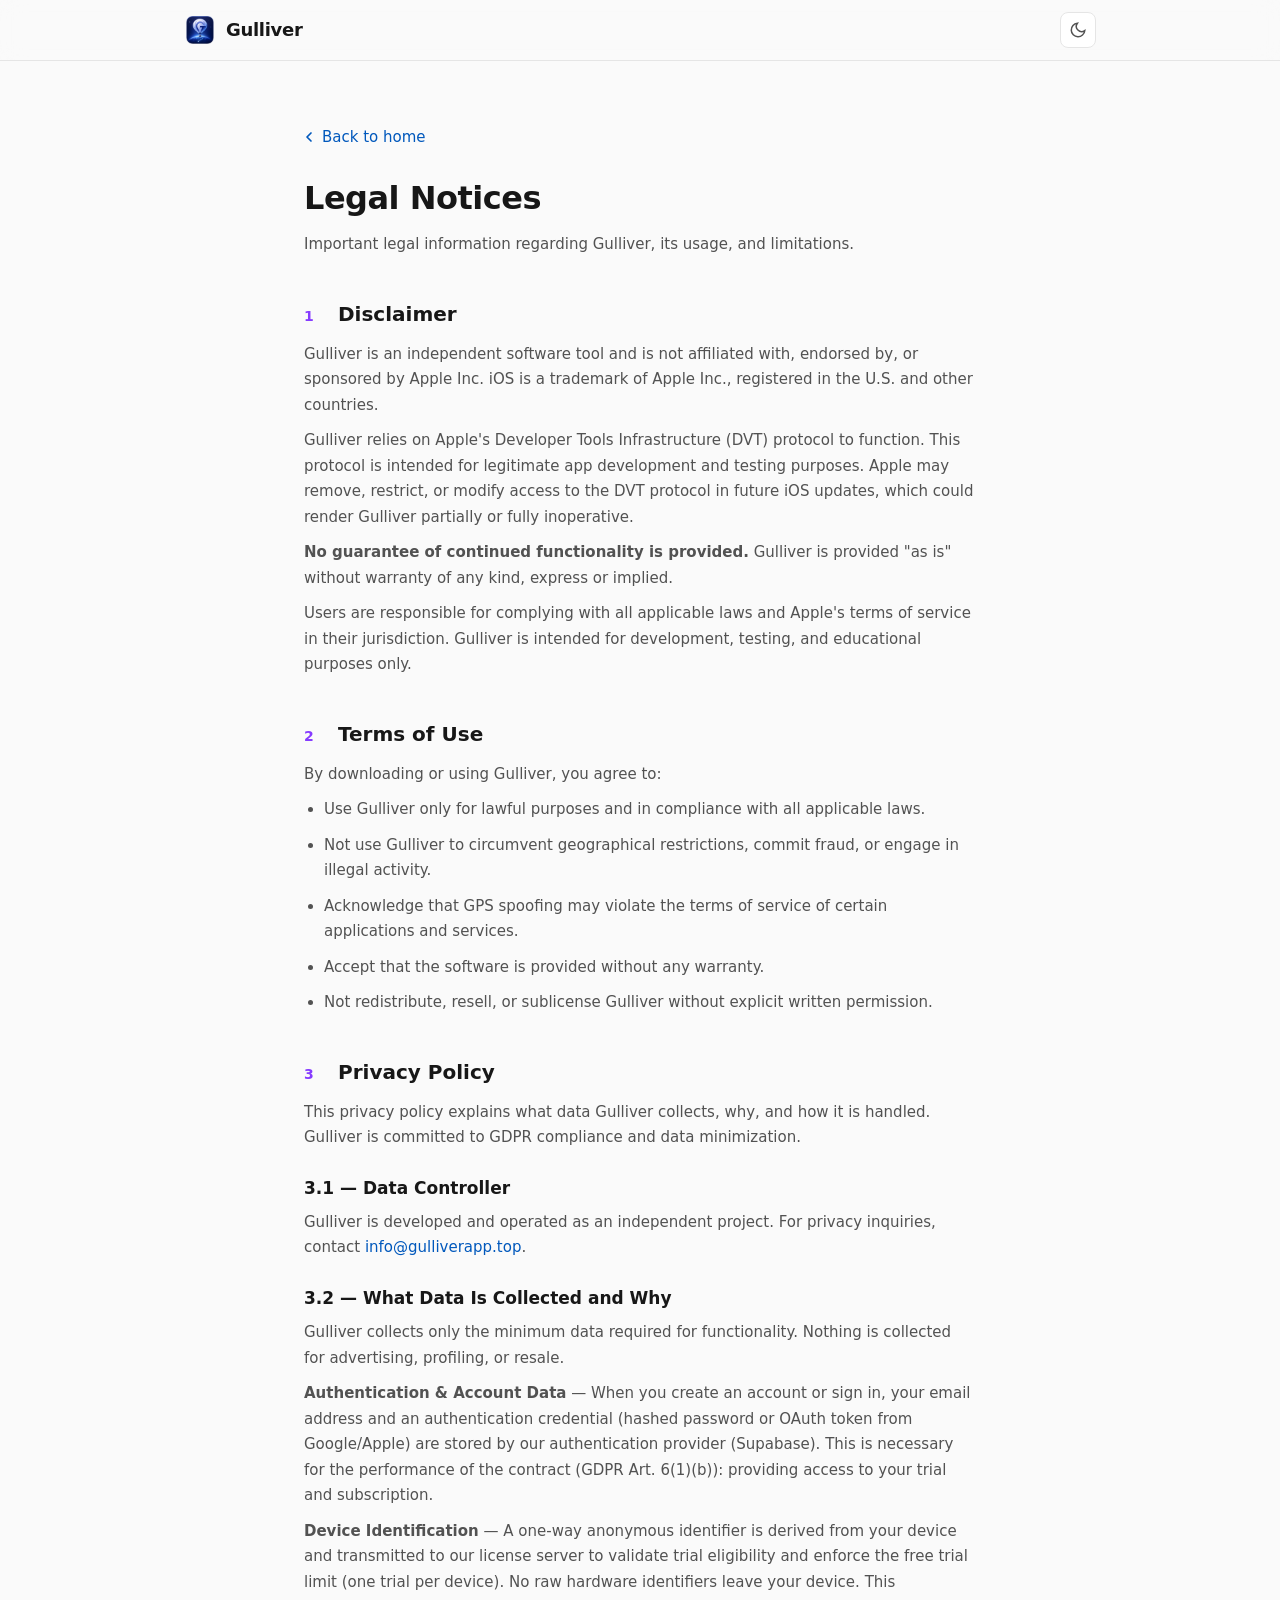
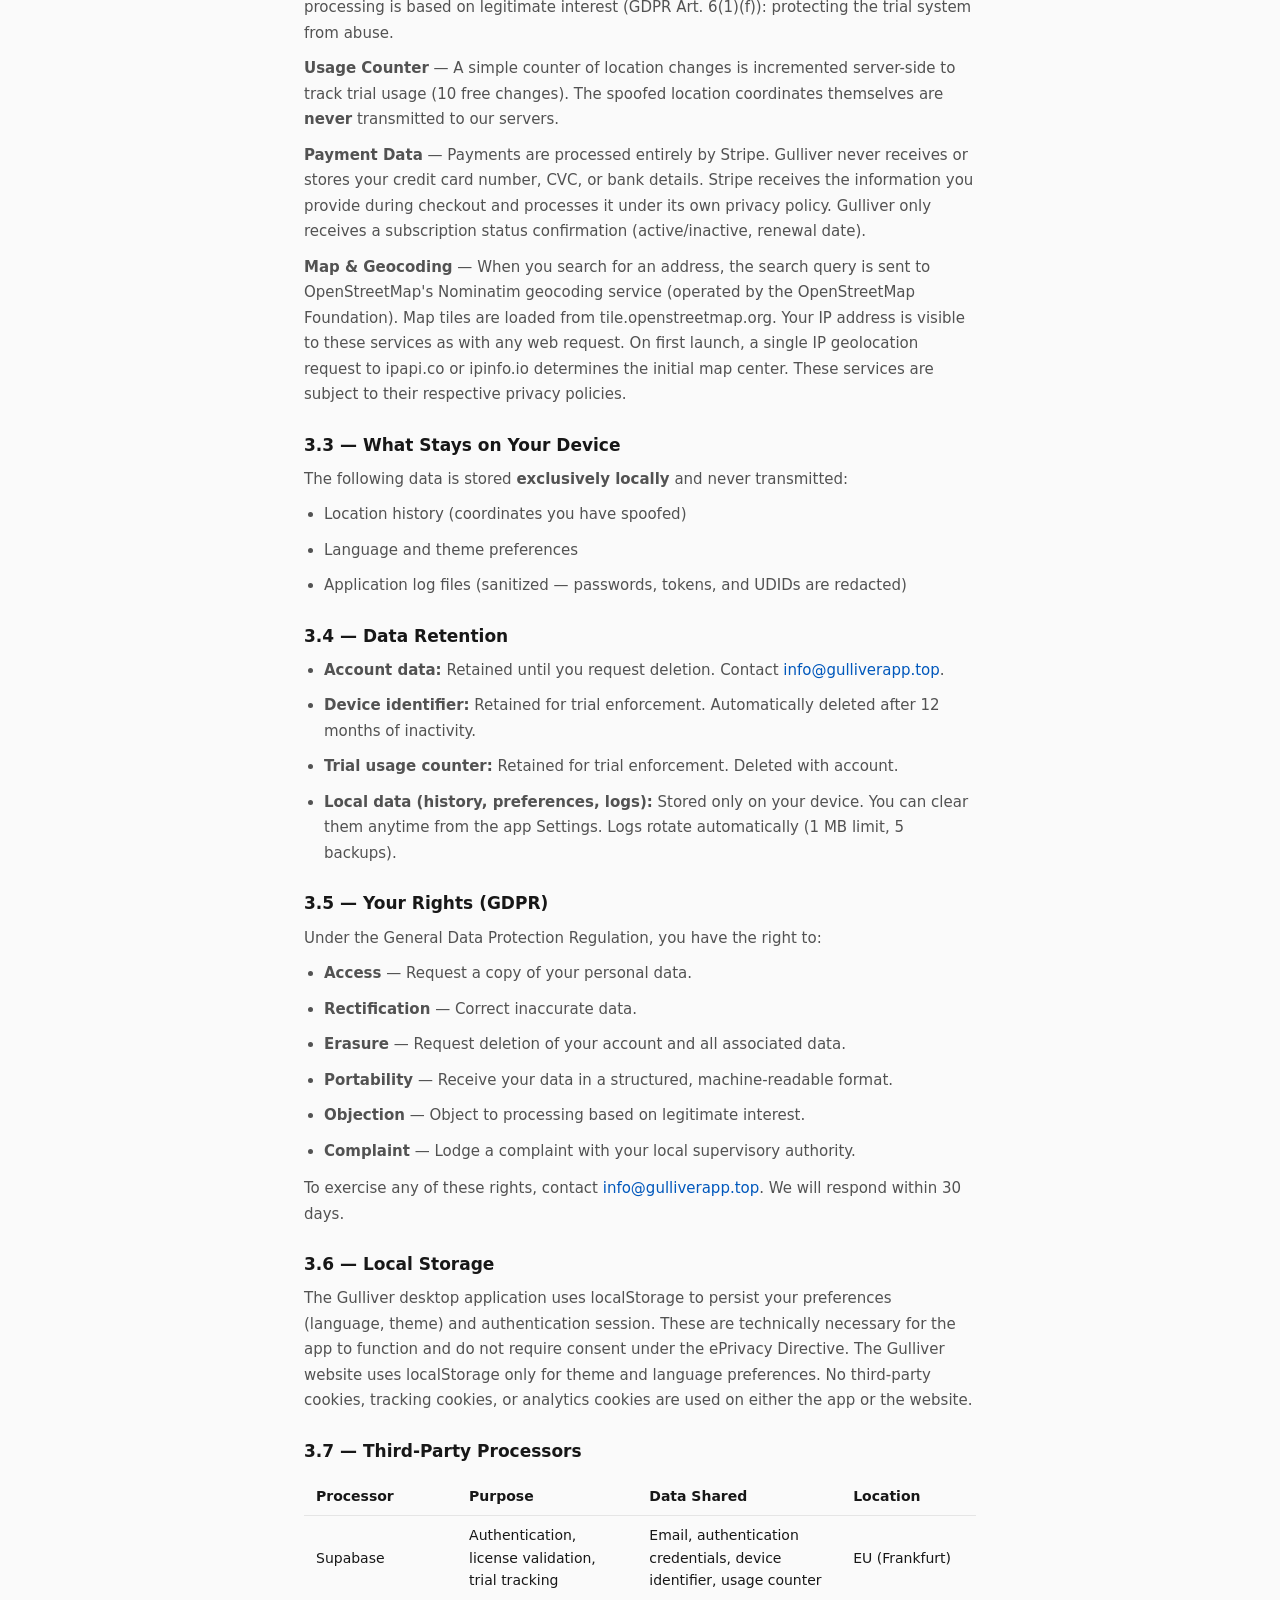
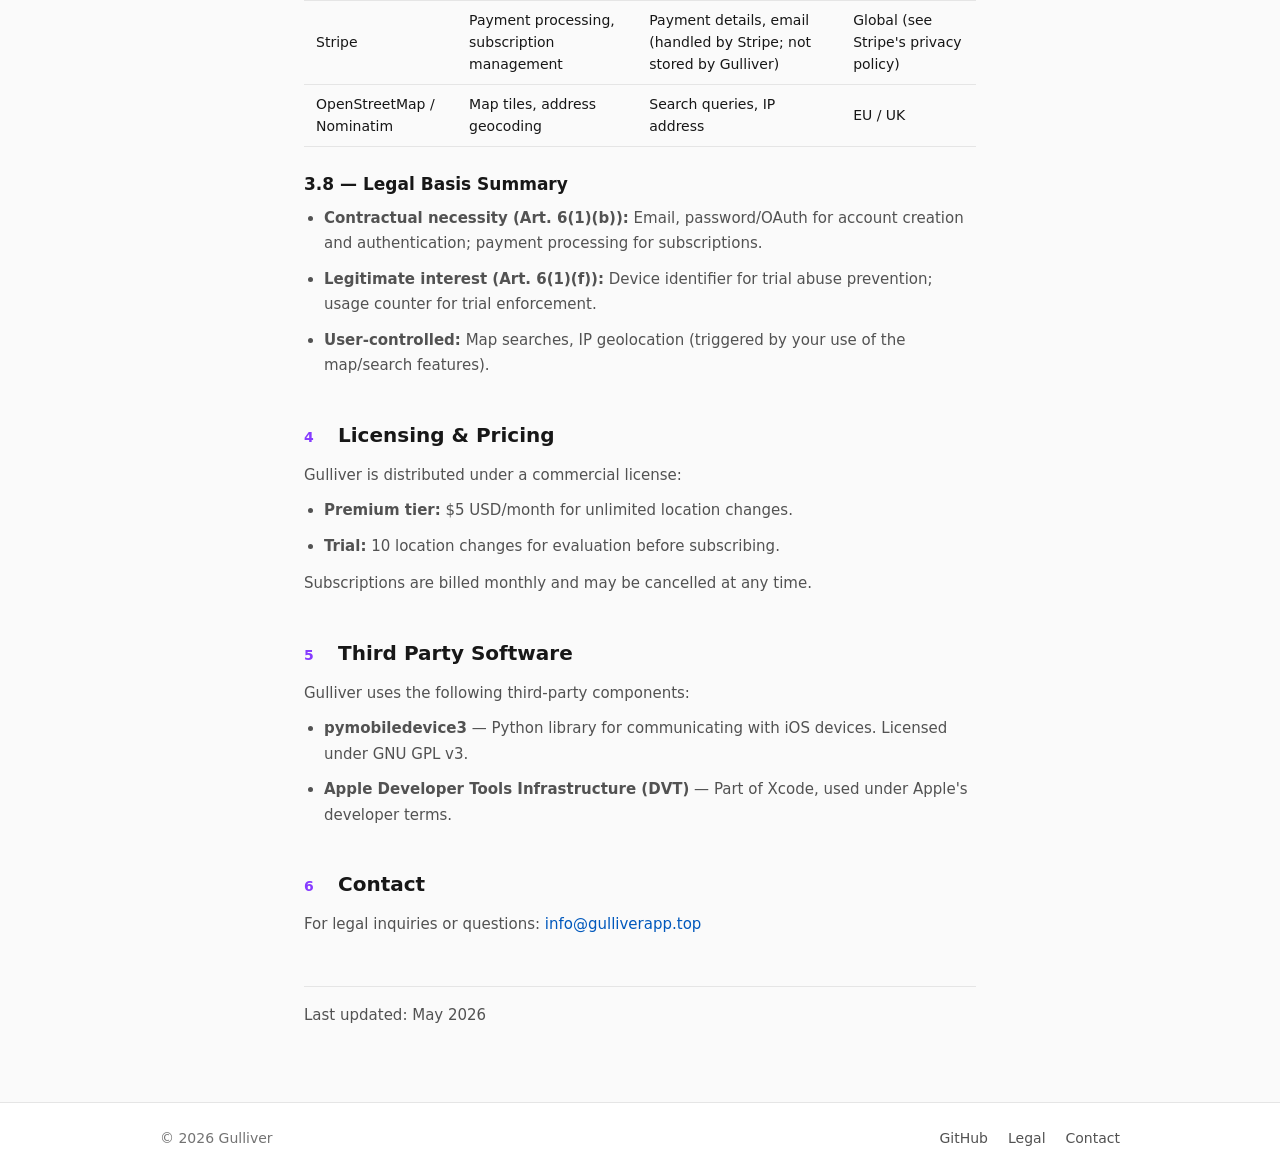
<file: legali.html>
<!doctype html>
<html lang="en">
<head>
  <meta charset="utf-8" />
  <meta name="viewport" content="width=device-width, initial-scale=1" />
  <title>Legal — Gulliver</title>
  <meta name="description" content="Legal notices and terms for Gulliver GPS Location Spoofer." />
  <link rel="icon" type="image/png" sizes="32x32" href="img/favicon-32.png" />
  <link rel="icon" type="image/png" sizes="48x48" href="img/favicon-48.png" />
  <link rel="stylesheet" href="styles.css?v=2" />
  <style>
    .legal-page { max-width: 720px; margin: 0 auto; padding: 64px 24px; }
    .legal-page h1 { font-size: 32px; font-weight: 800; letter-spacing: -0.5px; margin-bottom: 8px; }
    .legal-page .sub { color: var(--text-secondary); margin-bottom: 40px; }
    .legal-page section { margin-bottom: 40px; }
    .legal-page h2 { font-size: 20px; font-weight: 700; margin-bottom: 12px; display: flex; align-items: baseline; gap: 10px; }
    .legal-page .num { font-size: 14px; font-weight: 600; color: var(--purple); min-width: 24px; }
    .legal-page p, .legal-page li { font-size: 15px; color: var(--text-secondary); line-height: 1.7; margin-bottom: 10px; }
    .legal-page ul { padding-left: 20px; margin-bottom: 12px; }
    .legal-page a { color: var(--blue); text-decoration: none; }
    .legal-page a:hover { text-decoration: underline; }
    .back-link { display: inline-flex; align-items: center; gap: 6px; font-size: 15px; color: var(--text-secondary); text-decoration: none; margin-bottom: 24px; }
    .back-link:hover { color: var(--text); }
    .legal-meta { font-size: 13px; color: var(--text-tertiary); margin-top: 48px; padding-top: 16px; border-top: 1px solid var(--border); }
  </style>
</head>
<body>

<header>
  <div class="header-inner">
    <a class="brand" href="/">
      <img src="img/logo.png" alt="Gulliver" class="brand-img" width="32" height="32" />
      <span class="brand-name">Gulliver</span>
    </a>
    <div class="header-actions">
      <button class="theme-toggle" id="theme-toggle" aria-label="Toggle dark mode">
        <svg class="icon-dark" viewBox="0 0 24 24" fill="none" stroke="currentColor" stroke-width="2"><path d="M21 12.79A9 9 0 1 1 11.21 3 7 7 0 0 0 21 12.79z"/></svg>
        <svg class="icon-light" viewBox="0 0 24 24" fill="none" stroke="currentColor" stroke-width="2"><circle cx="12" cy="12" r="5"/><line x1="12" y1="1" x2="12" y2="3"/><line x1="12" y1="21" x2="12" y2="23"/><line x1="4.22" y1="4.22" x2="5.64" y2="5.64"/><line x1="18.36" y1="18.36" x2="19.78" y2="19.78"/><line x1="1" y1="12" x2="3" y2="12"/><line x1="21" y1="12" x2="23" y2="12"/><line x1="4.22" y1="19.78" x2="5.64" y2="18.36"/><line x1="18.36" y1="5.64" x2="19.78" y2="4.22"/></svg>
      </button>
    </div>
  </div>
</header>

<main class="legal-page">
  <a class="back-link" href="/">
    <svg viewBox="0 0 12 12" width="12" height="12" aria-hidden="true">
      <path d="M7 2L3 6l4 4" stroke="currentColor" fill="none" stroke-width="1.7" stroke-linecap="round" stroke-linejoin="round"/>
    </svg>
    Back to home
  </a>

  <h1>Legal Notices</h1>
  <p class="sub">Important legal information regarding Gulliver, its usage, and limitations.</p>

  <section id="disclaimer">
    <h2><span class="num">1</span> Disclaimer</h2>
    <p>Gulliver is an independent software tool and is not affiliated with, endorsed by, or sponsored by Apple Inc. iOS is a trademark of Apple Inc., registered in the U.S. and other countries.</p>
    <p>Gulliver relies on Apple's Developer Tools Infrastructure (DVT) protocol to function. This protocol is intended for legitimate app development and testing purposes. Apple may remove, restrict, or modify access to the DVT protocol in future iOS updates, which could render Gulliver partially or fully inoperative.</p>
    <p><strong>No guarantee of continued functionality is provided.</strong> Gulliver is provided "as is" without warranty of any kind, express or implied.</p>
    <p>Users are responsible for complying with all applicable laws and Apple's terms of service in their jurisdiction. Gulliver is intended for development, testing, and educational purposes only.</p>
  </section>

  <section id="terms">
    <h2><span class="num">2</span> Terms of Use</h2>
    <p>By downloading or using Gulliver, you agree to:</p>
    <ul>
      <li>Use Gulliver only for lawful purposes and in compliance with all applicable laws.</li>
      <li>Not use Gulliver to circumvent geographical restrictions, commit fraud, or engage in illegal activity.</li>
      <li>Acknowledge that GPS spoofing may violate the terms of service of certain applications and services.</li>
      <li>Accept that the software is provided without any warranty.</li>
      <li>Not redistribute, resell, or sublicense Gulliver without explicit written permission.</li>
    </ul>
  </section>

  <section id="privacy">
    <h2><span class="num">3</span> Privacy Policy</h2>
    <p>This privacy policy explains what data Gulliver collects, why, and how it is handled. Gulliver is committed to GDPR compliance and data minimization.</p>

    <h3 style="font-size:17px;font-weight:700;margin-top:24px;margin-bottom:8px;">3.1 — Data Controller</h3>
    <p>Gulliver is developed and operated as an independent project. For privacy inquiries, contact <a href="mailto:info@gulliverapp.top">info@gulliverapp.top</a>.</p>

    <h3 style="font-size:17px;font-weight:700;margin-top:24px;margin-bottom:8px;">3.2 — What Data Is Collected and Why</h3>
    <p>Gulliver collects only the minimum data required for functionality. Nothing is collected for advertising, profiling, or resale.</p>

    <p><strong>Authentication &amp; Account Data</strong> — When you create an account or sign in, your email address and an authentication credential (hashed password or OAuth token from Google/Apple) are stored by our authentication provider (Supabase). This is necessary for the performance of the contract (GDPR Art. 6(1)(b)): providing access to your trial and subscription.</p>

    <p><strong>Device Identification</strong> — A one-way anonymous identifier is derived from your device and transmitted to our license server to validate trial eligibility and enforce the free trial limit (one trial per device). No raw hardware identifiers leave your device. This processing is based on legitimate interest (GDPR Art. 6(1)(f)): protecting the trial system from abuse.</p>

    <p><strong>Usage Counter</strong> — A simple counter of location changes is incremented server-side to track trial usage (10 free changes). The spoofed location coordinates themselves are <strong>never</strong> transmitted to our servers.</p>

    <p><strong>Payment Data</strong> — Payments are processed entirely by Stripe. Gulliver never receives or stores your credit card number, CVC, or bank details. Stripe receives the information you provide during checkout and processes it under its own privacy policy. Gulliver only receives a subscription status confirmation (active/inactive, renewal date).</p>

    <p><strong>Map &amp; Geocoding</strong> — When you search for an address, the search query is sent to OpenStreetMap's Nominatim geocoding service (operated by the OpenStreetMap Foundation). Map tiles are loaded from tile.openstreetmap.org. Your IP address is visible to these services as with any web request. On first launch, a single IP geolocation request to ipapi.co or ipinfo.io determines the initial map center. These services are subject to their respective privacy policies.</p>

    <h3 style="font-size:17px;font-weight:700;margin-top:24px;margin-bottom:8px;">3.3 — What Stays on Your Device</h3>
    <p>The following data is stored <strong>exclusively locally</strong> and never transmitted:</p>
    <ul>
      <li>Location history (coordinates you have spoofed)</li>
      <li>Language and theme preferences</li>
      <li>Application log files (sanitized — passwords, tokens, and UDIDs are redacted)</li>
    </ul>

    <h3 style="font-size:17px;font-weight:700;margin-top:24px;margin-bottom:8px;">3.4 — Data Retention</h3>
    <ul>
      <li><strong>Account data:</strong> Retained until you request deletion. Contact <a href="mailto:info@gulliverapp.top">info@gulliverapp.top</a>.</li>
      <li><strong>Device identifier:</strong> Retained for trial enforcement. Automatically deleted after 12 months of inactivity.</li>
      <li><strong>Trial usage counter:</strong> Retained for trial enforcement. Deleted with account.</li>
      <li><strong>Local data (history, preferences, logs):</strong> Stored only on your device. You can clear them anytime from the app Settings. Logs rotate automatically (1 MB limit, 5 backups).</li>
    </ul>

    <h3 style="font-size:17px;font-weight:700;margin-top:24px;margin-bottom:8px;">3.5 — Your Rights (GDPR)</h3>
    <p>Under the General Data Protection Regulation, you have the right to:</p>
    <ul>
      <li><strong>Access</strong> — Request a copy of your personal data.</li>
      <li><strong>Rectification</strong> — Correct inaccurate data.</li>
      <li><strong>Erasure</strong> — Request deletion of your account and all associated data.</li>
      <li><strong>Portability</strong> — Receive your data in a structured, machine-readable format.</li>
      <li><strong>Objection</strong> — Object to processing based on legitimate interest.</li>
      <li><strong>Complaint</strong> — Lodge a complaint with your local supervisory authority.</li>
    </ul>
    <p>To exercise any of these rights, contact <a href="mailto:info@gulliverapp.top">info@gulliverapp.top</a>. We will respond within 30 days.</p>

    <h3 style="font-size:17px;font-weight:700;margin-top:24px;margin-bottom:8px;">3.6 — Local Storage</h3>
    <p>The Gulliver desktop application uses localStorage to persist your preferences (language, theme) and authentication session. These are technically necessary for the app to function and do not require consent under the ePrivacy Directive. The Gulliver website uses localStorage only for theme and language preferences. No third-party cookies, tracking cookies, or analytics cookies are used on either the app or the website.</p>

    <h3 style="font-size:17px;font-weight:700;margin-top:24px;margin-bottom:8px;">3.7 — Third-Party Processors</h3>
    <div class="processor-table" style="overflow-x:auto;margin:12px 0;">
      <table style="width:100%;border-collapse:collapse;font-size:14px;">
        <thead>
          <tr style="border-bottom:1px solid var(--border);text-align:left;">
            <th style="padding:8px 12px;">Processor</th>
            <th style="padding:8px 12px;">Purpose</th>
            <th style="padding:8px 12px;">Data Shared</th>
            <th style="padding:8px 12px;">Location</th>
          </tr>
        </thead>
        <tbody>
          <tr style="border-bottom:1px solid var(--border);">
            <td style="padding:8px 12px;">Supabase</td>
            <td style="padding:8px 12px;">Authentication, license validation, trial tracking</td>
            <td style="padding:8px 12px;">Email, authentication credentials, device identifier, usage counter</td>
            <td style="padding:8px 12px;">EU (Frankfurt)</td>
          </tr>
          <tr style="border-bottom:1px solid var(--border);">
            <td style="padding:8px 12px;">Stripe</td>
            <td style="padding:8px 12px;">Payment processing, subscription management</td>
            <td style="padding:8px 12px;">Payment details, email (handled by Stripe; not stored by Gulliver)</td>
            <td style="padding:8px 12px;">Global (see Stripe's privacy policy)</td>
          </tr>
          <tr style="border-bottom:1px solid var(--border);">
            <td style="padding:8px 12px;">OpenStreetMap / Nominatim</td>
            <td style="padding:8px 12px;">Map tiles, address geocoding</td>
            <td style="padding:8px 12px;">Search queries, IP address</td>
            <td style="padding:8px 12px;">EU / UK</td>
          </tr>
        </tbody>
      </table>
    </div>

    <h3 style="font-size:17px;font-weight:700;margin-top:24px;margin-bottom:8px;">3.8 — Legal Basis Summary</h3>
    <ul>
      <li><strong>Contractual necessity (Art. 6(1)(b)):</strong> Email, password/OAuth for account creation and authentication; payment processing for subscriptions.</li>
      <li><strong>Legitimate interest (Art. 6(1)(f)):</strong> Device identifier for trial abuse prevention; usage counter for trial enforcement.</li>
      <li><strong>User-controlled:</strong> Map searches, IP geolocation (triggered by your use of the map/search features).</li>
    </ul>
  </section>

  <section id="licensing">
    <h2><span class="num">4</span> Licensing &amp; Pricing</h2>
    <p>Gulliver is distributed under a commercial license:</p>
    <ul>
      <li><strong>Premium tier:</strong> $5 USD/month for unlimited location changes.</li>
      <li><strong>Trial:</strong> 10 location changes for evaluation before subscribing.</li>
    </ul>
    <p>Subscriptions are billed monthly and may be cancelled at any time.</p>
  </section>

  <section id="third-party">
    <h2><span class="num">5</span> Third Party Software</h2>
    <p>Gulliver uses the following third-party components:</p>
    <ul>
      <li><strong>pymobiledevice3</strong> — Python library for communicating with iOS devices. Licensed under GNU GPL v3.</li>
      <li><strong>Apple Developer Tools Infrastructure (DVT)</strong> — Part of Xcode, used under Apple's developer terms.</li>
    </ul>
  </section>

  <section id="contact">
    <h2><span class="num">6</span> Contact</h2>
    <p>For legal inquiries or questions: <a href="mailto:info@gulliverapp.top">info@gulliverapp.top</a></p>
  </section>

  <p class="legal-meta">Last updated: May 2026</p>
</main>

<footer>
  <div class="footer-inner">
    <span>&copy; <span id="year"></span> Gulliver</span>
    <nav>
      <a href="https://github.com/Yoddikko/GulliverWeb" target="_blank" rel="noopener">GitHub</a>
      <a href="legali.html">Legal</a>
      <a href="mailto:info@gulliverapp.top">Contact</a>
    </nav>
  </div>
</footer>

<script>
document.getElementById('year').textContent = new Date().getFullYear();

/* Dark mode */
const themeToggle = document.getElementById('theme-toggle');
const storedTheme = localStorage.getItem('gulliver_theme');
if (storedTheme === 'dark' || (!storedTheme && window.matchMedia('(prefers-color-scheme: dark)').matches)) {
  document.documentElement.classList.add('dark');
}
if (themeToggle) {
  themeToggle.addEventListener('click', () => {
    const isDark = document.documentElement.classList.toggle('dark');
    localStorage.setItem('gulliver_theme', isDark ? 'dark' : 'light');
  });
}
</script>
</body>
</html>
</file>
<file: styles.css>
/* GulliverWeb — GPS Location Spoofer for iPhone */

:root {
  --bg: #fafafa;
  --surface: #ffffff;
  --border: #e5e5e5;
  --text: #171717;
  --text-secondary: #525252;
  --text-tertiary: #737373;
  --purple: #863bff;
  --purple-light: #f3eeff;
  --blue: #0058bc;
  --blue-light: #e8f0fe;
  --green: #16a34a;
  --orange: #ea580c;
  --radius: 12px;
  --max-width: 960px;
  --card-shadow: 0 2px 12px rgba(0,0,0,0.04);
  --card-shadow-hover: 0 8px 30px rgba(0,0,0,0.08);
  --glow-purple: color-mix(in srgb, var(--purple) 6%, transparent);
}

:root.dark {
  --bg: #0a0a0a;
  --surface: #171717;
  --border: #262626;
  --text: #fafafa;
  --text-secondary: #a3a3a3;
  --text-tertiary: #737373;
  --purple-light: #1a1033;
  --blue-light: #0a1628;
  --card-shadow: 0 2px 12px rgba(0,0,0,0.2);
  --card-shadow-hover: 0 8px 32px rgba(134,59,255,0.12);
  --glow-purple: color-mix(in srgb, var(--purple) 10%, transparent);
}

*, *::before, *::after { box-sizing: border-box; margin: 0; }

html {
  font-family: -apple-system, BlinkMacSystemFont, 'Segoe UI', system-ui, sans-serif;
  font-size: 16px;
  line-height: 1.6;
  color: var(--text);
  background: var(--bg);
  -webkit-font-smoothing: antialiased;
  -moz-osx-font-smoothing: grayscale;
  transition: background 0.3s, color 0.3s;
  scroll-behavior: smooth;
}

::selection { background: var(--purple); color: #fff; }

@media (prefers-reduced-motion: reduce) {
  *, *::before, *::after {
    animation-duration: 0.01ms !important;
    transition-duration: 0.01ms !important;
  }
}

body { min-height: 100vh; display: flex; flex-direction: column; }

/* ---- HEADER ---- */
header {
  position: sticky; top: 0; z-index: 50;
  background: color-mix(in srgb, var(--bg) 85%, transparent);
  backdrop-filter: blur(12px);
  -webkit-backdrop-filter: blur(12px);
  border-bottom: 1px solid var(--border);
}
.header-inner {
  max-width: var(--max-width);
  margin: 0 auto;
  padding: 12px 24px;
  display: flex; align-items: center; justify-content: space-between;
}
.brand {
  display: flex; align-items: center; gap: 10px;
  text-decoration: none; color: var(--text);
}
.brand-img { width: 32px; height: 32px; border-radius: 8px; }
.brand-name { font-weight: 700; font-size: 18px; letter-spacing: -0.3px; }

.header-actions { display: flex; align-items: center; gap: 8px; }

/* Dark mode toggle */
.theme-toggle {
  width: 36px; height: 36px;
  border-radius: 8px;
  border: 1px solid var(--border);
  background: var(--surface);
  color: var(--text-secondary);
  cursor: pointer;
  display: flex; align-items: center; justify-content: center;
  transition: background 0.2s, color 0.2s;
}
.theme-toggle:hover { color: var(--text); background: var(--bg); }
.theme-toggle svg { width: 18px; height: 18px; }
.theme-toggle .icon-light { display: none; }
:root.dark .theme-toggle .icon-dark { display: none; }
:root.dark .theme-toggle .icon-light { display: block; }

/* Lang switcher */
.lang-switch {
  padding: 5px 28px 5px 10px;
  font-size: 13px; font-weight: 600;
  background-color: var(--surface); color: var(--text);
  border: 1px solid var(--border); border-radius: 8px;
  cursor: pointer;
  transition: background 0.2s, color 0.2s, border-color 0.2s;
  outline: none;
  -webkit-appearance: none;
  -moz-appearance: none;
  appearance: none;
  background-image: url("data:image/svg+xml,%3Csvg xmlns='http://www.w3.org/2000/svg' width='12' height='12' viewBox='0 0 24 24' fill='none' stroke='%23888' stroke-width='2.5' stroke-linecap='round' stroke-linejoin='round'%3E%3Cpolyline points='6 9 12 15 18 9'/%3E%3C/svg%3E");
  background-repeat: no-repeat;
  background-position: right 7px center;
  background-size: 12px;
  min-width: 110px;
}
.lang-switch:hover { border-color: var(--text); }

/* ---- HERO ---- */
.hero {
  padding: 80px 24px 64px;
  text-align: center;
  background:
    radial-gradient(ellipse 600px 350px at 50% 25%, var(--glow-purple) 0%, transparent 100%),
    linear-gradient(180deg, var(--surface) 0%, var(--bg) 100%);
}
.hero-content { max-width: 640px; margin: 0 auto; }
.hero-logo {
  width: 96px; height: 96px;
  border-radius: 22px;
  box-shadow: 0 4px 24px rgba(134,59,255,0.15);
  margin-bottom: 32px;
}
.hero h1 {
  font-size: 40px; font-weight: 800; line-height: 1.15;
  letter-spacing: -1px; color: var(--text);
  margin-bottom: 16px;
}
.hero-highlight {
  background: linear-gradient(135deg, var(--purple), #6d28d9);
  -webkit-background-clip: text;
  -webkit-text-fill-color: transparent;
  background-clip: text;
}
.hero-desc {
  font-size: 18px; color: var(--text-secondary);
  line-height: 1.7; margin-bottom: 36px;
}
.hero-actions {
  display: flex; justify-content: center; gap: 12px;
  margin-bottom: 12px;
}

/* Download button */
.btn-download {
  display: inline-flex; align-items: center; gap: 10px;
  padding: 14px 32px;
  background: linear-gradient(135deg, var(--blue), #003d82);
  color: #fff;
  border-radius: var(--radius);
  text-decoration: none;
  font-weight: 600; font-size: 16px;
  transition: transform 0.2s, box-shadow 0.2s;
  box-shadow: 0 2px 8px rgba(0,88,188,0.25);
  outline: none;
}
.btn-download:hover {
  transform: translateY(-2px);
  box-shadow: 0 6px 20px rgba(0,88,188,0.4);
}
.btn-download:focus-visible {
  box-shadow: 0 0 0 3px var(--bg), 0 0 0 5px var(--blue);
}
.btn-download svg { flex-shrink: 0; }
.dl-label { display: block; }
.dl-meta { display: block; font-size: 13px; font-weight: 400; opacity: 0.8; margin-top: 2px; }
.hero-version { font-size: 13px; color: var(--text-tertiary); margin-top: 8px; }

/* ---- FEATURES ---- */
.features {
  max-width: var(--max-width);
  margin: 0 auto; padding: 80px 24px;
}
.features h2 {
  text-align: center; font-size: 28px; font-weight: 700;
  letter-spacing: -0.5px; margin-bottom: 48px;
}
.features-grid {
  display: grid;
  grid-template-columns: repeat(auto-fit, minmax(220px, 1fr));
  gap: 20px;
}
.feature-card {
  background: var(--surface);
  border: 1px solid var(--border);
  border-radius: var(--radius);
  padding: 28px 24px;
  transition: transform 0.3s, border-color 0.3s, box-shadow 0.3s;
}
.feature-card:hover {
  transform: translateY(-4px);
  border-color: color-mix(in srgb, var(--purple) 30%, var(--border));
  box-shadow: var(--card-shadow-hover);
}
.feature-icon {
  width: 44px; height: 44px;
  border-radius: 10px;
  background: var(--purple-light);
  color: var(--purple);
  display: flex; align-items: center; justify-content: center;
  margin-bottom: 16px;
}
.feature-icon svg { width: 22px; height: 22px; }
.feature-card h3 { font-size: 17px; font-weight: 650; margin-bottom: 8px; }
.feature-card p { font-size: 15px; color: var(--text-secondary); line-height: 1.6; }

/* ---- HOW IT WORKS ---- */
.how {
  max-width: var(--max-width);
  margin: 0 auto; padding: 0 24px 80px;
}
.how h2 {
  text-align: center; font-size: 28px; font-weight: 700;
  letter-spacing: -0.5px; margin-bottom: 48px;
}
.steps {
  display: grid;
  grid-template-columns: repeat(auto-fit, minmax(200px, 1fr));
  gap: 24px;
}
.step { text-align: center; padding: 32px 20px; border-radius: var(--radius); transition: background 0.3s; }
.step:hover { background: color-mix(in srgb, var(--surface) 50%, transparent); }
.step-num {
  width: 48px; height: 48px;
  border-radius: 50%;
  background: var(--blue-light);
  color: var(--blue);
  display: flex; align-items: center; justify-content: center;
  font-size: 20px; font-weight: 700;
  margin: 0 auto 16px;
  transition: transform 0.3s, background 0.3s, color 0.3s, box-shadow 0.3s;
}
.step:hover .step-num {
  transform: scale(1.12);
  background: var(--purple);
  color: #fff;
  box-shadow: 0 4px 14px color-mix(in srgb, var(--purple) 35%, transparent);
}
.step h3 { font-size: 17px; font-weight: 650; margin-bottom: 8px; }
.step p { font-size: 15px; color: var(--text-secondary); line-height: 1.6; }

/* ---- COMPATIBILITY ---- */
.compatibility {
  max-width: var(--max-width);
  margin: 0 auto; padding: 0 24px 80px;
}
.compatibility h2 {
  text-align: center; font-size: 28px; font-weight: 700;
  letter-spacing: -0.5px; margin-bottom: 12px;
}
.compat-sub {
  text-align: center; font-size: 16px; color: var(--text-secondary);
  max-width: 520px; margin: 0 auto 32px;
}
.compat-table {
  width: 100%; max-width: 500px;
  margin: 0 auto; border-collapse: collapse;
  border-radius: var(--radius);
  overflow: hidden;
  box-shadow: 0 1px 3px var(--card-shadow);
}
.compat-table th {
  text-align: left; font-size: 13px; font-weight: 600;
  text-transform: uppercase; letter-spacing: 0.5px;
  color: var(--text-tertiary); padding: 10px 16px;
  border-bottom: 1px solid var(--border);
  background: color-mix(in srgb, var(--border) 25%, transparent);
}
.compat-table td {
  padding: 12px 16px; font-size: 15px;
  border-bottom: 1px solid color-mix(in srgb, var(--border) 40%, transparent);
  background: var(--surface);
}
.compat-table tr:last-child td { border-bottom: none; }
.compat-table tr:hover td { background: color-mix(in srgb, var(--border) 12%, var(--surface)); }
.status-ok {
  display: inline-flex; align-items: center; gap: 6px;
  color: var(--green); font-weight: 500;
}
.status-ok::before { content: ''; width: 8px; height: 8px; border-radius: 50%; background: var(--green); }
.status-unknown {
  display: inline-flex; align-items: center; gap: 6px;
  color: var(--orange); font-weight: 500;
}
.status-unknown::before { content: ''; width: 8px; height: 8px; border-radius: 50%; background: var(--orange); }
.compat-note {
  text-align: center; font-size: 13px; color: var(--text-tertiary);
  margin-top: 20px;
}

/* ---- KO-FI ---- */
.kofi {
  max-width: var(--max-width);
  margin: 0 auto; padding: 0 24px 80px;
}
.kofi-card {
  background: var(--surface);
  border: 1px solid var(--border);
  border-radius: var(--radius);
  padding: 40px 32px; text-align: center;
  max-width: 520px; margin: 0 auto;
  transition: border-color 0.3s, box-shadow 0.3s;
}
.kofi-card:hover {
  border-color: color-mix(in srgb, #ff5e5b 25%, var(--border));
  box-shadow: var(--card-shadow-hover);
}
.kofi-icon {
  width: 52px; height: 52px;
  border-radius: 50%;
  background: #ff5e5b; color: #fff;
  display: flex; align-items: center; justify-content: center;
  margin: 0 auto 20px;
}
.kofi-card p { font-size: 16px; color: var(--text-secondary); margin-bottom: 24px; line-height: 1.6; }
.kofi-btn {
  display: inline-block; padding: 12px 28px;
  background: #ff5e5b; color: #fff;
  border-radius: var(--radius);
  text-decoration: none;
  font-weight: 600; font-size: 15px;
  transition: transform 0.15s, box-shadow 0.15s;
}
.kofi-btn:hover {
  transform: translateY(-1px);
  box-shadow: 0 4px 14px rgba(255,94,91,0.35);
}

/* ---- FOOTER ---- */
footer {
  margin-top: auto;
  border-top: 1px solid var(--border);
  background: var(--surface);
  padding: 24px;
}
.footer-inner {
  max-width: var(--max-width);
  margin: 0 auto;
  display: flex; align-items: center; justify-content: space-between;
  font-size: 14px; color: var(--text-tertiary);
}
.footer-inner nav { display: flex; gap: 20px; }
.footer-inner nav a {
  color: var(--text-secondary); text-decoration: none;
  transition: color 0.15s;
  outline: none;
}
.footer-inner nav a:hover { color: var(--text); }

.theme-toggle:focus-visible,
.lang-switch:focus-visible,
.footer-inner nav a:focus-visible,
.btn-download:focus-visible,
.kofi-btn:focus-visible {
  outline: 2px solid var(--purple);
  outline-offset: 2px;
}

/* ---- RESPONSIVE ---- */
@media (max-width: 640px) {
  .hero { padding: 48px 20px 40px; }
  .hero h1 { font-size: 30px; }
  .hero-desc { font-size: 16px; }
  .hero-logo { width: 72px; height: 72px; margin-bottom: 24px; }
  .features, .how, .compatibility, .kofi { padding-left: 20px; padding-right: 20px; }
  .features, .how, .compatibility { padding-top: 48px; padding-bottom: 48px; }
  .kofi { padding-bottom: 48px; }
  .features h2, .how h2, .compatibility h2 { font-size: 24px; margin-bottom: 32px; }
  .footer-inner { flex-direction: column; gap: 12px; text-align: center; }
}

@media (max-width: 480px) {
  .hero { padding: 36px 16px 32px; }
  .hero h1 { font-size: 24px; letter-spacing: -0.5px; }
  .hero-desc { font-size: 15px; margin-bottom: 28px; }
  .hero-logo { width: 64px; height: 64px; margin-bottom: 20px; border-radius: 18px; }

  .btn-download {
    width: 100%; justify-content: center;
    padding: 14px 24px; font-size: 15px;
  }
  .hero-actions { flex-direction: column; align-items: stretch; }

  .header-inner { padding: 10px 16px; }
  .brand-name { font-size: 16px; }
  .theme-toggle { width: 34px; height: 34px; }
  .lang-switch { padding: 4px 24px 4px 8px; font-size: 12px; min-width: 90px; background-position: right 5px center; }

  .features, .how, .compatibility { padding: 40px 16px !important; }
  .kofi { padding: 0 16px 40px !important; }

  .features-grid { gap: 14px; }
  .feature-card { padding: 20px 18px; }
  .feature-icon { width: 40px; height: 40px; }
  .feature-icon svg { width: 20px; height: 20px; }
  .feature-card h3 { font-size: 16px; }
  .feature-card p { font-size: 14px; }

  .steps { gap: 8px; }
  .step { padding: 20px 8px; }
  .step-num { width: 42px; height: 42px; font-size: 18px; }
  .step h3 { font-size: 16px; }
  .step p { font-size: 14px; }

  .compat-table { font-size: 14px; }
  .compat-table th, .compat-table td { padding: 8px 12px; }

  .kofi-card { padding: 28px 20px; }
  .kofi-card p { font-size: 15px; }
  .kofi-btn { padding: 10px 24px; font-size: 14px; }
}

@media (max-width: 375px) {
  .hero h1 { font-size: 21px; }
  .hero-desc { font-size: 14px; }
  .features h2, .how h2, .compatibility h2 { font-size: 21px; }
}
</file>
